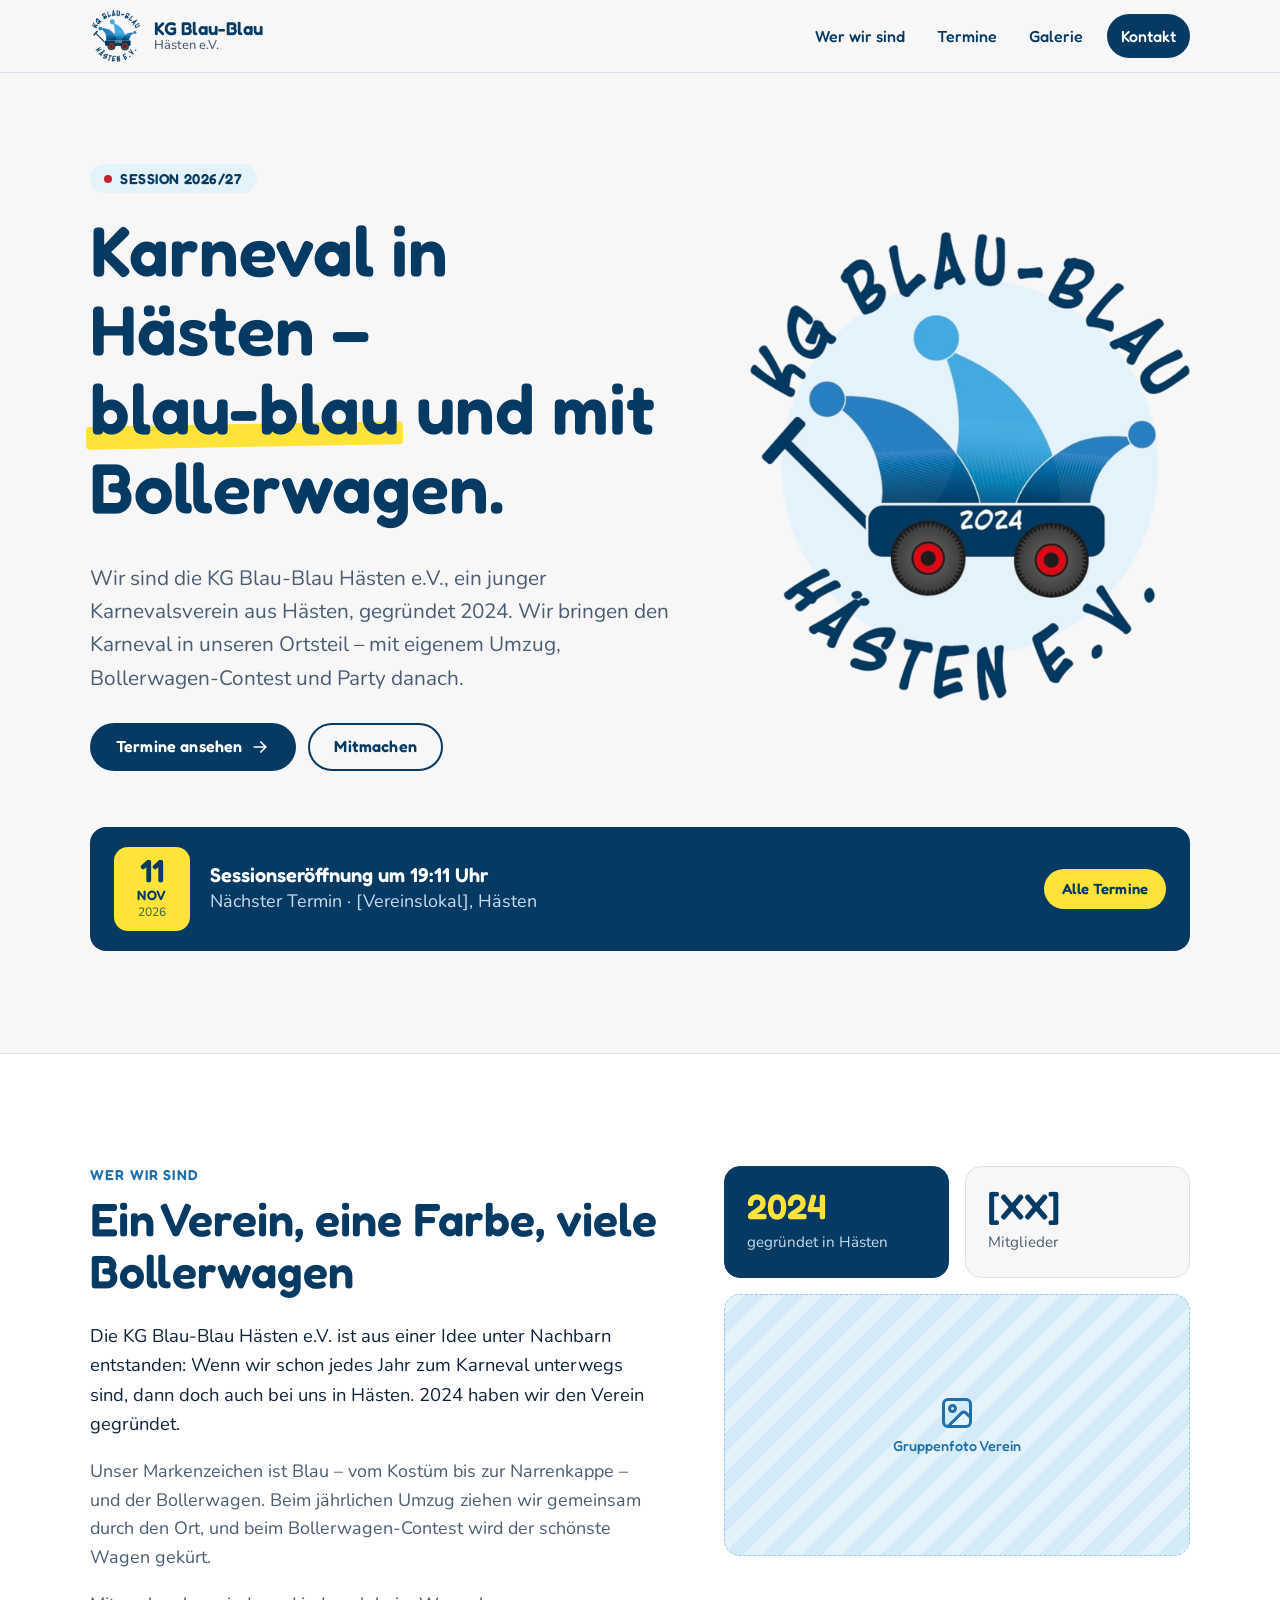
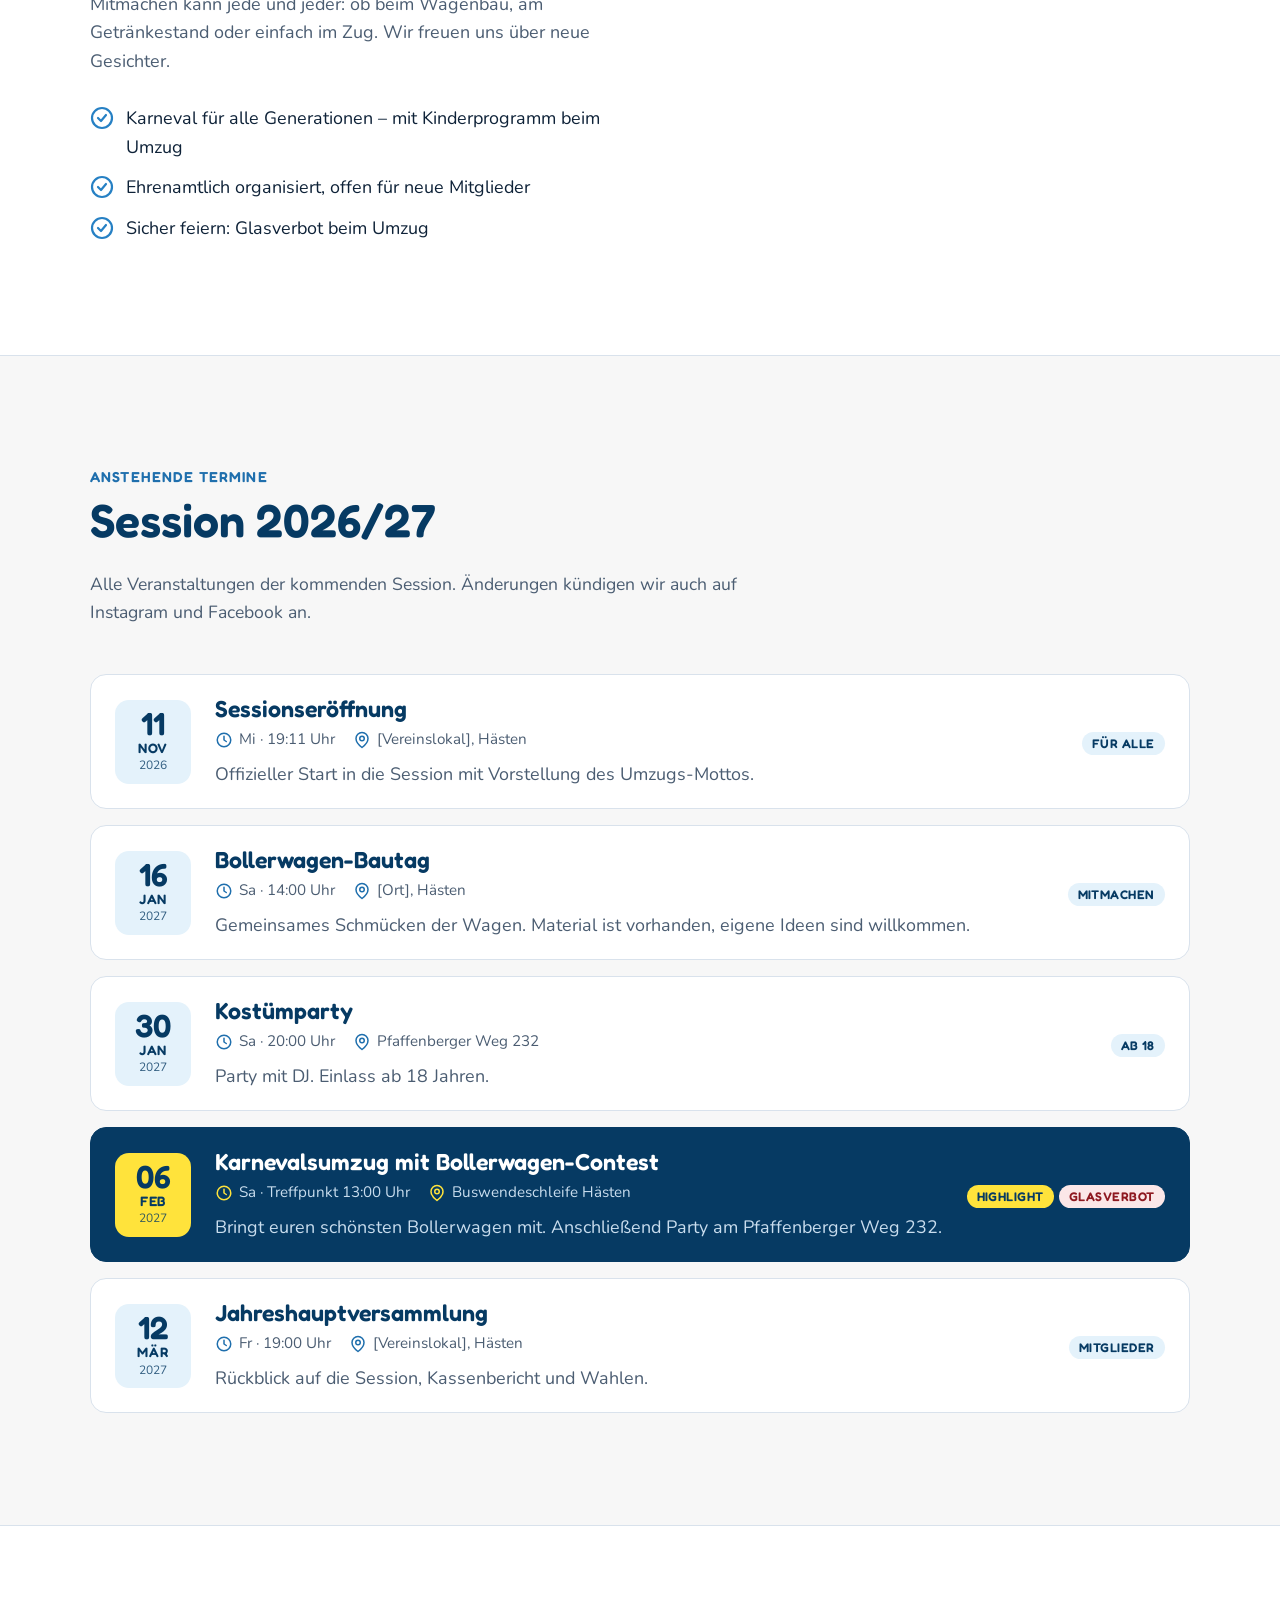
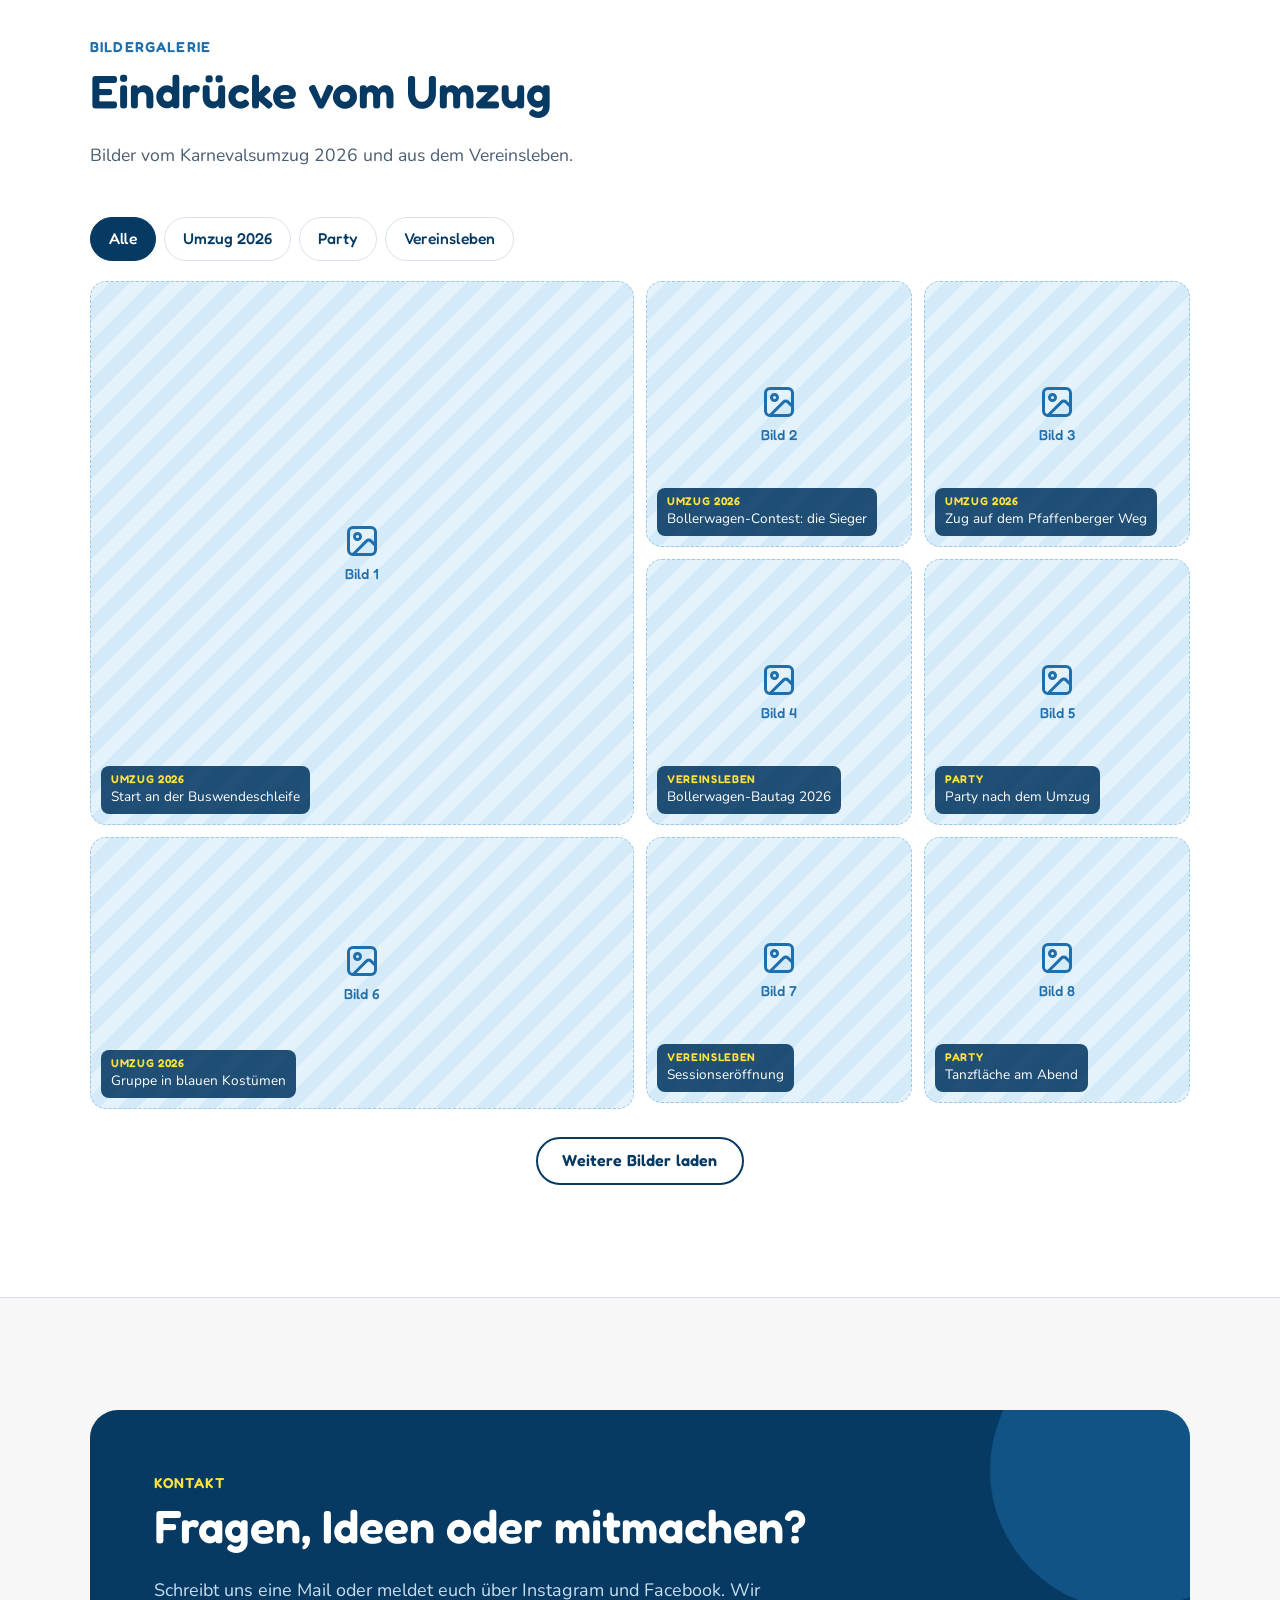
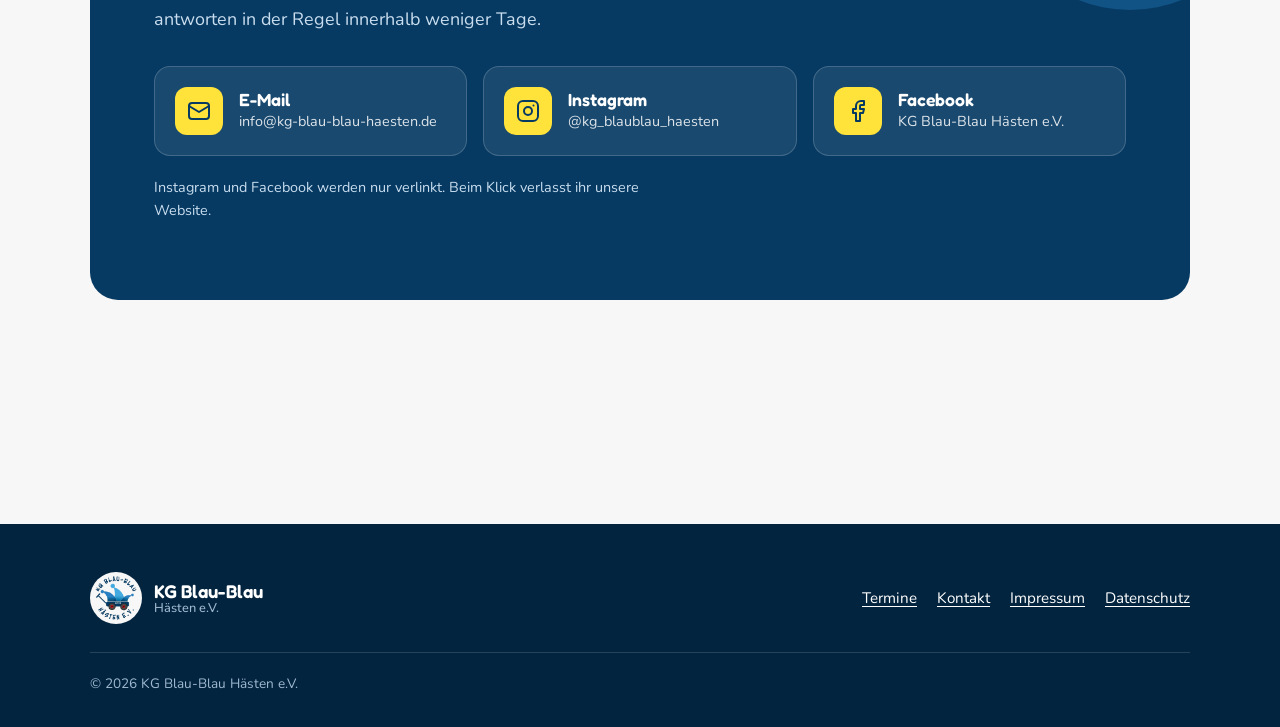
<file: index.html>
<!doctype html>
<html lang="de">
<head>
<meta charset="utf-8">
<meta name="viewport" content="width=device-width, initial-scale=1">
<title>KG Blau-Blau Hästen e.V. – Karneval in Hästen</title>
<meta name="description" content="KG Blau-Blau Hästen e.V. – Karnevalsverein aus Hästen. Termine, Bilder und Kontakt.">
<meta name="theme-color" content="#063A63">
<link rel="icon" href="assets/img/logo.png">
<link rel="preload" href="assets/fonts/fredoka.woff2" as="font" type="font/woff2" crossorigin>
<link rel="stylesheet" href="css/style.css">
</head>
<body>
<svg xmlns="http://www.w3.org/2000/svg" style="display:none" aria-hidden="true">
  <symbol id="i-cal" viewBox="0 0 24 24" fill="none" stroke="currentColor" stroke-width="2" stroke-linecap="round" stroke-linejoin="round"><rect x="3" y="4" width="18" height="18" rx="3"/><path d="M16 2v4M8 2v4M3 10h18"/></symbol>
  <symbol id="i-clock" viewBox="0 0 24 24" fill="none" stroke="currentColor" stroke-width="2" stroke-linecap="round" stroke-linejoin="round"><circle cx="12" cy="12" r="9"/><path d="M12 7v5l3 2"/></symbol>
  <symbol id="i-pin" viewBox="0 0 24 24" fill="none" stroke="currentColor" stroke-width="2" stroke-linecap="round" stroke-linejoin="round"><path d="M20 10c0 6-8 12-8 12s-8-6-8-12a8 8 0 0 1 16 0Z"/><circle cx="12" cy="10" r="3"/></symbol>
  <symbol id="i-mail" viewBox="0 0 24 24" fill="none" stroke="currentColor" stroke-width="2" stroke-linecap="round" stroke-linejoin="round"><rect x="2" y="4" width="20" height="16" rx="3"/><path d="m22 7-10 6L2 7"/></symbol>
  <symbol id="i-insta" viewBox="0 0 24 24" fill="none" stroke="currentColor" stroke-width="2" stroke-linecap="round" stroke-linejoin="round"><rect x="2" y="2" width="20" height="20" rx="5"/><circle cx="12" cy="12" r="4"/><path d="M17.5 6.5h.01"/></symbol>
  <symbol id="i-fb" viewBox="0 0 24 24" fill="none" stroke="currentColor" stroke-width="2" stroke-linecap="round" stroke-linejoin="round"><path d="M18 2h-3a5 5 0 0 0-5 5v3H7v4h3v8h4v-8h3l1-4h-4V7a1 1 0 0 1 1-1h3z"/></symbol>
  <symbol id="i-image" viewBox="0 0 24 24" fill="none" stroke="currentColor" stroke-width="2" stroke-linecap="round" stroke-linejoin="round"><rect x="3" y="3" width="18" height="18" rx="3"/><circle cx="9" cy="9" r="2"/><path d="m21 15-3.1-3.1a2 2 0 0 0-2.8 0L6 21"/></symbol>
  <symbol id="i-check" viewBox="0 0 24 24" fill="none" stroke="currentColor" stroke-width="2.2" stroke-linecap="round" stroke-linejoin="round"><circle cx="12" cy="12" r="10"/><path d="m8 12 3 3 5-6"/></symbol>
  <symbol id="i-menu" viewBox="0 0 24 24" fill="none" stroke="currentColor" stroke-width="2" stroke-linecap="round"><path d="M4 6h16M4 12h16M4 18h16"/></symbol>
  <symbol id="i-x" viewBox="0 0 24 24" fill="none" stroke="currentColor" stroke-width="2" stroke-linecap="round"><path d="M18 6 6 18M6 6l12 12"/></symbol>
  <symbol id="i-arrow" viewBox="0 0 24 24" fill="none" stroke="currentColor" stroke-width="2" stroke-linecap="round" stroke-linejoin="round"><path d="M5 12h14M13 6l6 6-6 6"/></symbol>
  <symbol id="i-upload" viewBox="0 0 24 24" fill="none" stroke="currentColor" stroke-width="2" stroke-linecap="round" stroke-linejoin="round"><path d="M21 15v4a2 2 0 0 1-2 2H5a2 2 0 0 1-2-2v-4M17 8l-5-5-5 5M12 3v12"/></symbol>
  <symbol id="i-trash" viewBox="0 0 24 24" fill="none" stroke="currentColor" stroke-width="2" stroke-linecap="round" stroke-linejoin="round"><path d="M3 6h18M8 6V4a2 2 0 0 1 2-2h4a2 2 0 0 1 2 2v2M19 6l-1 14a2 2 0 0 1-2 2H8a2 2 0 0 1-2-2L5 6M10 11v6M14 11v6"/></symbol>
  <symbol id="i-edit" viewBox="0 0 24 24" fill="none" stroke="currentColor" stroke-width="2" stroke-linecap="round" stroke-linejoin="round"><path d="M12 20h9"/><path d="M16.5 3.5a2.1 2.1 0 0 1 3 3L7 19l-4 1 1-4Z"/></symbol>
  <symbol id="i-logout" viewBox="0 0 24 24" fill="none" stroke="currentColor" stroke-width="2" stroke-linecap="round" stroke-linejoin="round"><path d="M9 21H5a2 2 0 0 1-2-2V5a2 2 0 0 1 2-2h4M16 17l5-5-5-5M21 12H9"/></symbol>
  <symbol id="i-text" viewBox="0 0 24 24" fill="none" stroke="currentColor" stroke-width="2" stroke-linecap="round" stroke-linejoin="round"><path d="M14 2H6a2 2 0 0 0-2 2v16a2 2 0 0 0 2 2h12a2 2 0 0 0 2-2V8z"/><path d="M14 2v6h6M8 13h8M8 17h5"/></symbol>
  <symbol id="i-alert" viewBox="0 0 24 24" fill="none" stroke="currentColor" stroke-width="2" stroke-linecap="round" stroke-linejoin="round"><circle cx="12" cy="12" r="10"/><path d="M12 8v4M12 16h.01"/></symbol>
  <symbol id="i-plus" viewBox="0 0 24 24" fill="none" stroke="currentColor" stroke-width="2" stroke-linecap="round"><path d="M12 5v14M5 12h14"/></symbol>
  <symbol id="i-ext" viewBox="0 0 24 24" fill="none" stroke="currentColor" stroke-width="2" stroke-linecap="round" stroke-linejoin="round"><path d="M15 3h6v6M10 14 21 3M18 13v6a2 2 0 0 1-2 2H5a2 2 0 0 1-2-2V8a2 2 0 0 1 2-2h6"/></symbol>
</svg>
<a class="skip-link" href="#inhalt">Zum Inhalt springen</a>

<header class="site-header">
  <div class="container">
    <a class="brand" href="#top" aria-label="KG Blau-Blau Hästen e.V. – Startseite">
      <img src="assets/img/logo.png" alt="" width="52" height="52">
      <span>KG Blau-Blau<small>Hästen e.V.</small></span>
    </a>
    <button class="nav-toggle" type="button" aria-expanded="false" aria-controls="main-nav" aria-label="Menü öffnen">
      <svg class="icon-open"><use href="#i-menu"/></svg>
      <svg class="icon-close"><use href="#i-x"/></svg>
    </button>
    <nav class="main-nav" id="main-nav" aria-label="Hauptnavigation">
      <ul>
        <li><a href="#wer-wir-sind">Wer wir sind</a></li>
        <li><a href="#termine">Termine</a></li>
        <li><a href="#galerie">Galerie</a></li>
        <li><a class="nav-cta" href="#kontakt">Kontakt</a></li>
      </ul>
    </nav>
  </div>
</header>

<main id="inhalt">

  <!-- Hero -->
  <section class="hero" id="top">
    <div class="container">
      <div class="hero-grid">
        <div>
          <span class="eyebrow">Session 2026/27</span>
          <h1>Karneval in Hästen – <span class="hl">blau-blau</span> und mit Bollerwagen.</h1>
          <p class="lead">Wir sind die KG Blau-Blau Hästen e.V., ein junger Karnevalsverein aus Hästen, gegründet 2024. Wir bringen den Karneval in unseren Ortsteil – mit eigenem Umzug, Bollerwagen-Contest und Party danach.</p>
          <div class="hero-actions">
            <a class="btn btn-primary" href="#termine">Termine ansehen <svg aria-hidden="true"><use href="#i-arrow"/></svg></a>
            <a class="btn btn-outline" href="#kontakt">Mitmachen</a>
          </div>
        </div>
        <div class="hero-visual">
          <img src="assets/img/logo.png" alt="Vereinslogo: Narrenkappe auf einem Bollerwagen, Schriftzug KG Blau-Blau Hästen e.V." width="562" height="600">
        </div>
      </div>

      <div class="hero-next" aria-label="Nächster Termin">
        <div class="date-badge"><span class="d">11</span><span class="m">Nov</span><span class="y">2026</span></div>
        <div>
          <strong>Sessionseröffnung um 19:11 Uhr</strong>
          <span class="next-meta">Nächster Termin · [Vereinslokal], Hästen</span>
        </div>
        <a class="btn btn-accent btn-sm" href="#termine">Alle Termine</a>
      </div>
    </div>
  </section>

  <!-- Wer wir sind -->
  <section class="section section-tint" id="wer-wir-sind">
    <div class="container about-grid">
      <div class="about-text">
        <span class="kicker">Wer wir sind</span>
        <h2>Ein Verein, eine Farbe, viele Bollerwagen</h2>
        <p>Die KG Blau-Blau Hästen e.V. ist aus einer Idee unter Nachbarn entstanden: Wenn wir schon jedes Jahr zum Karneval unterwegs sind, dann doch auch bei uns in Hästen. 2024 haben wir den Verein gegründet.</p>
        <p>Unser Markenzeichen ist Blau – vom Kostüm bis zur Narrenkappe – und der Bollerwagen. Beim jährlichen Umzug ziehen wir gemeinsam durch den Ort, und beim Bollerwagen-Contest wird der schönste Wagen gekürt.</p>
        <p>Mitmachen kann jede und jeder: ob beim Wagenbau, am Getränkestand oder einfach im Zug. Wir freuen uns über neue Gesichter.</p>
        <ul class="values">
          <li><svg aria-hidden="true"><use href="#i-check"/></svg><span>Karneval für alle Generationen – mit Kinderprogramm beim Umzug</span></li>
          <li><svg aria-hidden="true"><use href="#i-check"/></svg><span>Ehrenamtlich organisiert, offen für neue Mitglieder</span></li>
          <li><svg aria-hidden="true"><use href="#i-check"/></svg><span>Sicher feiern: Glasverbot beim Umzug</span></li>
        </ul>
      </div>
      <div class="facts">
        <div class="fact is-accent"><div class="num">2024</div><div class="lbl">gegründet in Hästen</div></div>
        <div class="fact"><div class="num">[XX]</div><div class="lbl">Mitglieder</div></div>
        <figure class="tile" style="grid-column: 1 / -1; aspect-ratio: 16/9;">
          <div class="ph" role="img" aria-label="Mitglieder der KG Blau-Blau in blauen Kostümen beim Umzug 2026"><svg aria-hidden="true"><use href="#i-image"/></svg>Gruppenfoto Verein</div>
        </figure>
      </div>
    </div>
  </section>

  <!-- Termine -->
  <section class="section" id="termine">
    <div class="container">
      <div class="section-head">
        <span class="kicker">Anstehende Termine</span>
        <h2>Session 2026/27</h2>
        <p>Alle Veranstaltungen der kommenden Session. Änderungen kündigen wir auch auf Instagram und Facebook an.</p>
      </div>
      <ol class="events">
        <li class="event">
          <div class="date-badge"><span class="d">11</span><span class="m">Nov</span><span class="y">2026</span></div>
          <div>
            <h3>Sessionseröffnung</h3>
            <div class="event-meta">
              <span><svg aria-hidden="true"><use href="#i-clock"/></svg>Mi · 19:11 Uhr</span>
              <span><svg aria-hidden="true"><use href="#i-pin"/></svg>[Vereinslokal], Hästen</span>
            </div>
            <p>Offizieller Start in die Session mit Vorstellung des Umzugs-Mottos.</p>
          </div>
          <div class="event-cta"><span class="tag tag-sky">Für alle</span></div>
        </li>
        <li class="event">
          <div class="date-badge"><span class="d">16</span><span class="m">Jan</span><span class="y">2027</span></div>
          <div>
            <h3>Bollerwagen-Bautag</h3>
            <div class="event-meta">
              <span><svg aria-hidden="true"><use href="#i-clock"/></svg>Sa · 14:00 Uhr</span>
              <span><svg aria-hidden="true"><use href="#i-pin"/></svg>[Ort], Hästen</span>
            </div>
            <p>Gemeinsames Schmücken der Wagen. Material ist vorhanden, eigene Ideen sind willkommen.</p>
          </div>
          <div class="event-cta"><span class="tag tag-sky">Mitmachen</span></div>
        </li>
        <li class="event">
          <div class="date-badge"><span class="d">30</span><span class="m">Jan</span><span class="y">2027</span></div>
          <div>
            <h3>Kostümparty</h3>
            <div class="event-meta">
              <span><svg aria-hidden="true"><use href="#i-clock"/></svg>Sa · 20:00 Uhr</span>
              <span><svg aria-hidden="true"><use href="#i-pin"/></svg>Pfaffenberger Weg 232</span>
            </div>
            <p>Party mit DJ. Einlass ab 18 Jahren.</p>
          </div>
          <div class="event-cta"><span class="tag tag-sky">Ab 18</span></div>
        </li>
        <li class="event is-highlight">
          <div class="date-badge"><span class="d">06</span><span class="m">Feb</span><span class="y">2027</span></div>
          <div>
            <h3>Karnevalsumzug mit Bollerwagen-Contest</h3>
            <div class="event-meta">
              <span><svg aria-hidden="true"><use href="#i-clock"/></svg>Sa · Treffpunkt 13:00 Uhr</span>
              <span><svg aria-hidden="true"><use href="#i-pin"/></svg>Buswendeschleife Hästen</span>
            </div>
            <p>Bringt euren schönsten Bollerwagen mit. Anschließend Party am Pfaffenberger Weg 232.</p>
          </div>
          <div class="event-cta"><span class="tag tag-yellow">Highlight</span> <span class="tag tag-red">Glasverbot</span></div>
        </li>
        <li class="event">
          <div class="date-badge"><span class="d">12</span><span class="m">Mär</span><span class="y">2027</span></div>
          <div>
            <h3>Jahreshauptversammlung</h3>
            <div class="event-meta">
              <span><svg aria-hidden="true"><use href="#i-clock"/></svg>Fr · 19:00 Uhr</span>
              <span><svg aria-hidden="true"><use href="#i-pin"/></svg>[Vereinslokal], Hästen</span>
            </div>
            <p>Rückblick auf die Session, Kassenbericht und Wahlen.</p>
          </div>
          <div class="event-cta"><span class="tag tag-sky">Mitglieder</span></div>
        </li>
      </ol>
    </div>
  </section>

  <!-- Galerie -->
  <section class="section section-tint" id="galerie">
    <div class="container">
      <div class="section-head">
        <span class="kicker">Bildergalerie</span>
        <h2>Eindrücke vom Umzug</h2>
        <p>Bilder vom Karnevalsumzug 2026 und aus dem Vereinsleben.</p>
      </div>
      <div class="filter-chips" role="group" aria-label="Galerie nach Kategorie filtern">
        <button class="chip" type="button" aria-pressed="true" data-filter="*">Alle</button>
        <button class="chip" type="button" aria-pressed="false" data-filter="Umzug 2026">Umzug 2026</button>
        <button class="chip" type="button" aria-pressed="false" data-filter="Party">Party</button>
        <button class="chip" type="button" aria-pressed="false" data-filter="Vereinsleben">Vereinsleben</button>
      </div>
      <div class="gallery">
        <figure class="tile wide tall" data-cat="Umzug 2026"><div class="ph" role="img" aria-label="Start an der Buswendeschleife"><svg aria-hidden="true"><use href="#i-image"/></svg>Bild 1</div><figcaption><span class="cat">Umzug 2026</span>Start an der Buswendeschleife</figcaption></figure>
        <figure class="tile" data-cat="Umzug 2026"><div class="ph" role="img" aria-label="Bollerwagen-Contest: die Sieger"><svg aria-hidden="true"><use href="#i-image"/></svg>Bild 2</div><figcaption><span class="cat">Umzug 2026</span>Bollerwagen-Contest: die Sieger</figcaption></figure>
        <figure class="tile" data-cat="Umzug 2026"><div class="ph" role="img" aria-label="Zug auf dem Pfaffenberger Weg"><svg aria-hidden="true"><use href="#i-image"/></svg>Bild 3</div><figcaption><span class="cat">Umzug 2026</span>Zug auf dem Pfaffenberger Weg</figcaption></figure>
        <figure class="tile" data-cat="Vereinsleben"><div class="ph" role="img" aria-label="Bollerwagen-Bautag 2026"><svg aria-hidden="true"><use href="#i-image"/></svg>Bild 4</div><figcaption><span class="cat">Vereinsleben</span>Bollerwagen-Bautag 2026</figcaption></figure>
        <figure class="tile" data-cat="Party"><div class="ph" role="img" aria-label="Party nach dem Umzug"><svg aria-hidden="true"><use href="#i-image"/></svg>Bild 5</div><figcaption><span class="cat">Party</span>Party nach dem Umzug</figcaption></figure>
        <figure class="tile wide" data-cat="Umzug 2026"><div class="ph" role="img" aria-label="Gruppe in blauen Kostümen"><svg aria-hidden="true"><use href="#i-image"/></svg>Bild 6</div><figcaption><span class="cat">Umzug 2026</span>Gruppe in blauen Kostümen</figcaption></figure>
        <figure class="tile" data-cat="Vereinsleben"><div class="ph" role="img" aria-label="Sessionseröffnung"><svg aria-hidden="true"><use href="#i-image"/></svg>Bild 7</div><figcaption><span class="cat">Vereinsleben</span>Sessionseröffnung</figcaption></figure>
        <figure class="tile" data-cat="Party"><div class="ph" role="img" aria-label="Tanzfläche am Abend"><svg aria-hidden="true"><use href="#i-image"/></svg>Bild 8</div><figcaption><span class="cat">Party</span>Tanzfläche am Abend</figcaption></figure>
      </div>
      <div class="gallery-foot"><a class="btn btn-outline" href="#galerie">Weitere Bilder laden</a></div>
    </div>
  </section>

  <!-- Kontakt -->
  <section class="section" id="kontakt">
    <div class="container">
      <div class="contact-band">
        <span class="kicker">Kontakt</span>
        <h2>Fragen, Ideen oder mitmachen?</h2>
        <p>Schreibt uns eine Mail oder meldet euch über Instagram und Facebook. Wir antworten in der Regel innerhalb weniger Tage.</p>
        <div class="contact-grid">
          <a class="contact-card" href="mailto:info@kg-blau-blau-haesten.de">
            <span class="ci"><svg aria-hidden="true"><use href="#i-mail"/></svg></span>
            <span><strong>E-Mail</strong><small>info@kg-blau-blau-haesten.de</small></span>
          </a>
          <a class="contact-card" href="https://www.instagram.com/" target="_blank" rel="noopener noreferrer">
            <span class="ci"><svg aria-hidden="true"><use href="#i-insta"/></svg></span>
            <span><strong>Instagram</strong><small>@kg_blaublau_haesten</small></span>
          </a>
          <a class="contact-card" href="https://www.facebook.com/" target="_blank" rel="noopener noreferrer">
            <span class="ci"><svg aria-hidden="true"><use href="#i-fb"/></svg></span>
            <span><strong>Facebook</strong><small>KG Blau-Blau Hästen e.V.</small></span>
          </a>
        </div>
        <p class="contact-note">Instagram und Facebook werden nur verlinkt. Beim Klick verlasst ihr unsere Website.</p>
      </div>
    </div>
  </section>

</main>

<footer class="site-footer">
  <div class="container">
    <div class="footer-grid">
      <a class="brand" href="#top">
        <img src="assets/img/logo.png" alt="" width="52" height="52">
        <span>KG Blau-Blau<small>Hästen e.V.</small></span>
      </a>
      <ul class="footer-links">
        <li><a href="#termine">Termine</a></li>
        <li><a href="#kontakt">Kontakt</a></li>
        <li><a href="impressum.html">Impressum</a></li>
        <li><a href="impressum.html#datenschutz">Datenschutz</a></li>
      </ul>
    </div>
    <div class="footer-bottom">
      <span>© <span data-year>2026</span> KG Blau-Blau Hästen e.V.</span>
    </div>
  </div>
</footer>

<script src="js/main.js"></script>
</body>
</html>
</file>
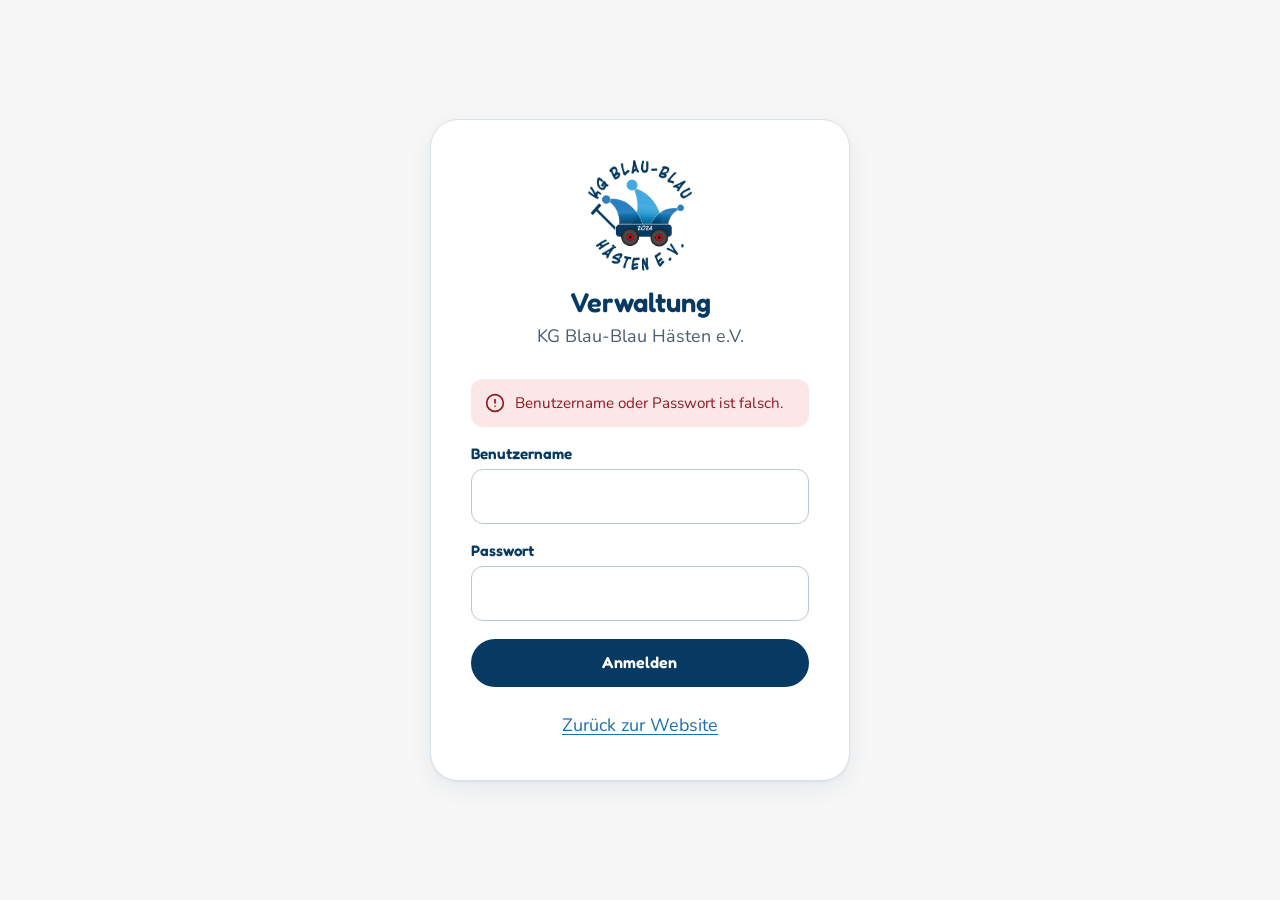
<file: admin-login.html>
<!doctype html>
<html lang="de">
<head>
<meta charset="utf-8">
<meta name="viewport" content="width=device-width, initial-scale=1">
<title>Anmelden – Verwaltung KG Blau-Blau</title>
<meta name="robots" content="noindex, nofollow">
<meta name="theme-color" content="#063A63">
<link rel="icon" href="assets/img/logo.png">
<link rel="stylesheet" href="css/style.css">
</head>
<body class="admin-body">
<svg xmlns="http://www.w3.org/2000/svg" style="display:none" aria-hidden="true">
  <symbol id="i-cal" viewBox="0 0 24 24" fill="none" stroke="currentColor" stroke-width="2" stroke-linecap="round" stroke-linejoin="round"><rect x="3" y="4" width="18" height="18" rx="3"/><path d="M16 2v4M8 2v4M3 10h18"/></symbol>
  <symbol id="i-clock" viewBox="0 0 24 24" fill="none" stroke="currentColor" stroke-width="2" stroke-linecap="round" stroke-linejoin="round"><circle cx="12" cy="12" r="9"/><path d="M12 7v5l3 2"/></symbol>
  <symbol id="i-pin" viewBox="0 0 24 24" fill="none" stroke="currentColor" stroke-width="2" stroke-linecap="round" stroke-linejoin="round"><path d="M20 10c0 6-8 12-8 12s-8-6-8-12a8 8 0 0 1 16 0Z"/><circle cx="12" cy="10" r="3"/></symbol>
  <symbol id="i-mail" viewBox="0 0 24 24" fill="none" stroke="currentColor" stroke-width="2" stroke-linecap="round" stroke-linejoin="round"><rect x="2" y="4" width="20" height="16" rx="3"/><path d="m22 7-10 6L2 7"/></symbol>
  <symbol id="i-insta" viewBox="0 0 24 24" fill="none" stroke="currentColor" stroke-width="2" stroke-linecap="round" stroke-linejoin="round"><rect x="2" y="2" width="20" height="20" rx="5"/><circle cx="12" cy="12" r="4"/><path d="M17.5 6.5h.01"/></symbol>
  <symbol id="i-fb" viewBox="0 0 24 24" fill="none" stroke="currentColor" stroke-width="2" stroke-linecap="round" stroke-linejoin="round"><path d="M18 2h-3a5 5 0 0 0-5 5v3H7v4h3v8h4v-8h3l1-4h-4V7a1 1 0 0 1 1-1h3z"/></symbol>
  <symbol id="i-image" viewBox="0 0 24 24" fill="none" stroke="currentColor" stroke-width="2" stroke-linecap="round" stroke-linejoin="round"><rect x="3" y="3" width="18" height="18" rx="3"/><circle cx="9" cy="9" r="2"/><path d="m21 15-3.1-3.1a2 2 0 0 0-2.8 0L6 21"/></symbol>
  <symbol id="i-check" viewBox="0 0 24 24" fill="none" stroke="currentColor" stroke-width="2.2" stroke-linecap="round" stroke-linejoin="round"><circle cx="12" cy="12" r="10"/><path d="m8 12 3 3 5-6"/></symbol>
  <symbol id="i-menu" viewBox="0 0 24 24" fill="none" stroke="currentColor" stroke-width="2" stroke-linecap="round"><path d="M4 6h16M4 12h16M4 18h16"/></symbol>
  <symbol id="i-x" viewBox="0 0 24 24" fill="none" stroke="currentColor" stroke-width="2" stroke-linecap="round"><path d="M18 6 6 18M6 6l12 12"/></symbol>
  <symbol id="i-arrow" viewBox="0 0 24 24" fill="none" stroke="currentColor" stroke-width="2" stroke-linecap="round" stroke-linejoin="round"><path d="M5 12h14M13 6l6 6-6 6"/></symbol>
  <symbol id="i-upload" viewBox="0 0 24 24" fill="none" stroke="currentColor" stroke-width="2" stroke-linecap="round" stroke-linejoin="round"><path d="M21 15v4a2 2 0 0 1-2 2H5a2 2 0 0 1-2-2v-4M17 8l-5-5-5 5M12 3v12"/></symbol>
  <symbol id="i-trash" viewBox="0 0 24 24" fill="none" stroke="currentColor" stroke-width="2" stroke-linecap="round" stroke-linejoin="round"><path d="M3 6h18M8 6V4a2 2 0 0 1 2-2h4a2 2 0 0 1 2 2v2M19 6l-1 14a2 2 0 0 1-2 2H8a2 2 0 0 1-2-2L5 6M10 11v6M14 11v6"/></symbol>
  <symbol id="i-edit" viewBox="0 0 24 24" fill="none" stroke="currentColor" stroke-width="2" stroke-linecap="round" stroke-linejoin="round"><path d="M12 20h9"/><path d="M16.5 3.5a2.1 2.1 0 0 1 3 3L7 19l-4 1 1-4Z"/></symbol>
  <symbol id="i-logout" viewBox="0 0 24 24" fill="none" stroke="currentColor" stroke-width="2" stroke-linecap="round" stroke-linejoin="round"><path d="M9 21H5a2 2 0 0 1-2-2V5a2 2 0 0 1 2-2h4M16 17l5-5-5-5M21 12H9"/></symbol>
  <symbol id="i-text" viewBox="0 0 24 24" fill="none" stroke="currentColor" stroke-width="2" stroke-linecap="round" stroke-linejoin="round"><path d="M14 2H6a2 2 0 0 0-2 2v16a2 2 0 0 0 2 2h12a2 2 0 0 0 2-2V8z"/><path d="M14 2v6h6M8 13h8M8 17h5"/></symbol>
  <symbol id="i-alert" viewBox="0 0 24 24" fill="none" stroke="currentColor" stroke-width="2" stroke-linecap="round" stroke-linejoin="round"><circle cx="12" cy="12" r="10"/><path d="M12 8v4M12 16h.01"/></symbol>
  <symbol id="i-plus" viewBox="0 0 24 24" fill="none" stroke="currentColor" stroke-width="2" stroke-linecap="round"><path d="M12 5v14M5 12h14"/></symbol>
  <symbol id="i-ext" viewBox="0 0 24 24" fill="none" stroke="currentColor" stroke-width="2" stroke-linecap="round" stroke-linejoin="round"><path d="M15 3h6v6M10 14 21 3M18 13v6a2 2 0 0 1-2 2H5a2 2 0 0 1-2-2V8a2 2 0 0 1 2-2h6"/></symbol>
</svg>
<main class="login-wrap">
  <div class="login-card">
    <img class="logo" src="assets/img/logo.png" alt="Logo KG Blau-Blau Hästen e.V." width="104" height="111">
    <h1>Verwaltung</h1>
    <p class="sub">KG Blau-Blau Hästen e.V.</p>

    <!-- Fehlermeldung: in Thymeleaf per th:if="${param.error}" einblenden -->
    <div class="alert alert-error" role="alert">
      <svg aria-hidden="true"><use href="#i-alert"/></svg>
      <span>Benutzername oder Passwort ist falsch.</span>
    </div>

    <form action="admin.html" method="get">
      <div class="field">
        <label for="username">Benutzername</label>
        <input class="input" id="username" name="username" type="text" autocomplete="username" required>
      </div>
      <div class="field">
        <label for="password">Passwort</label>
        <input class="input" id="password" name="password" type="password" autocomplete="current-password" required>
      </div>
      <button class="btn btn-primary" type="submit" style="width:100%">Anmelden</button>
    </form>
    <p style="text-align:center;margin:24px 0 0"><a href="index.html">Zurück zur Website</a></p>
  </div>
</main>
</body>
</html>
</file>
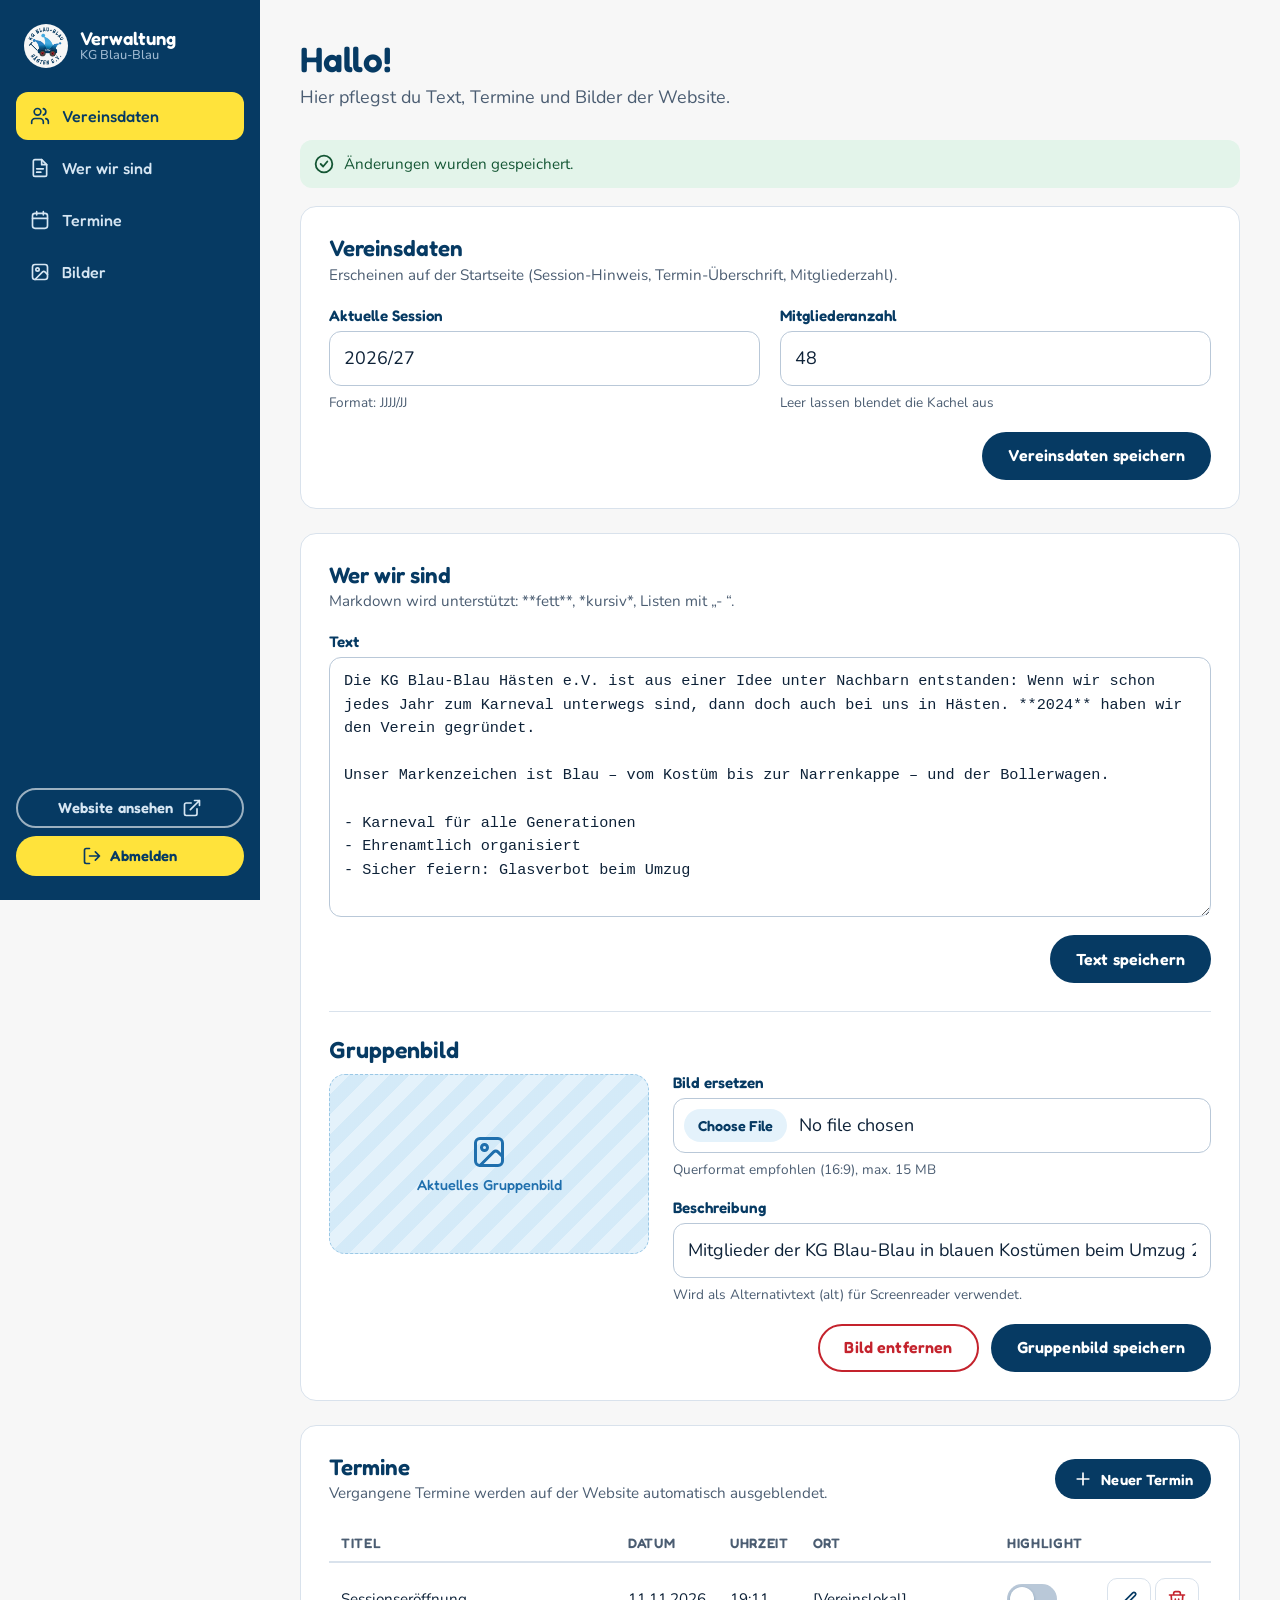
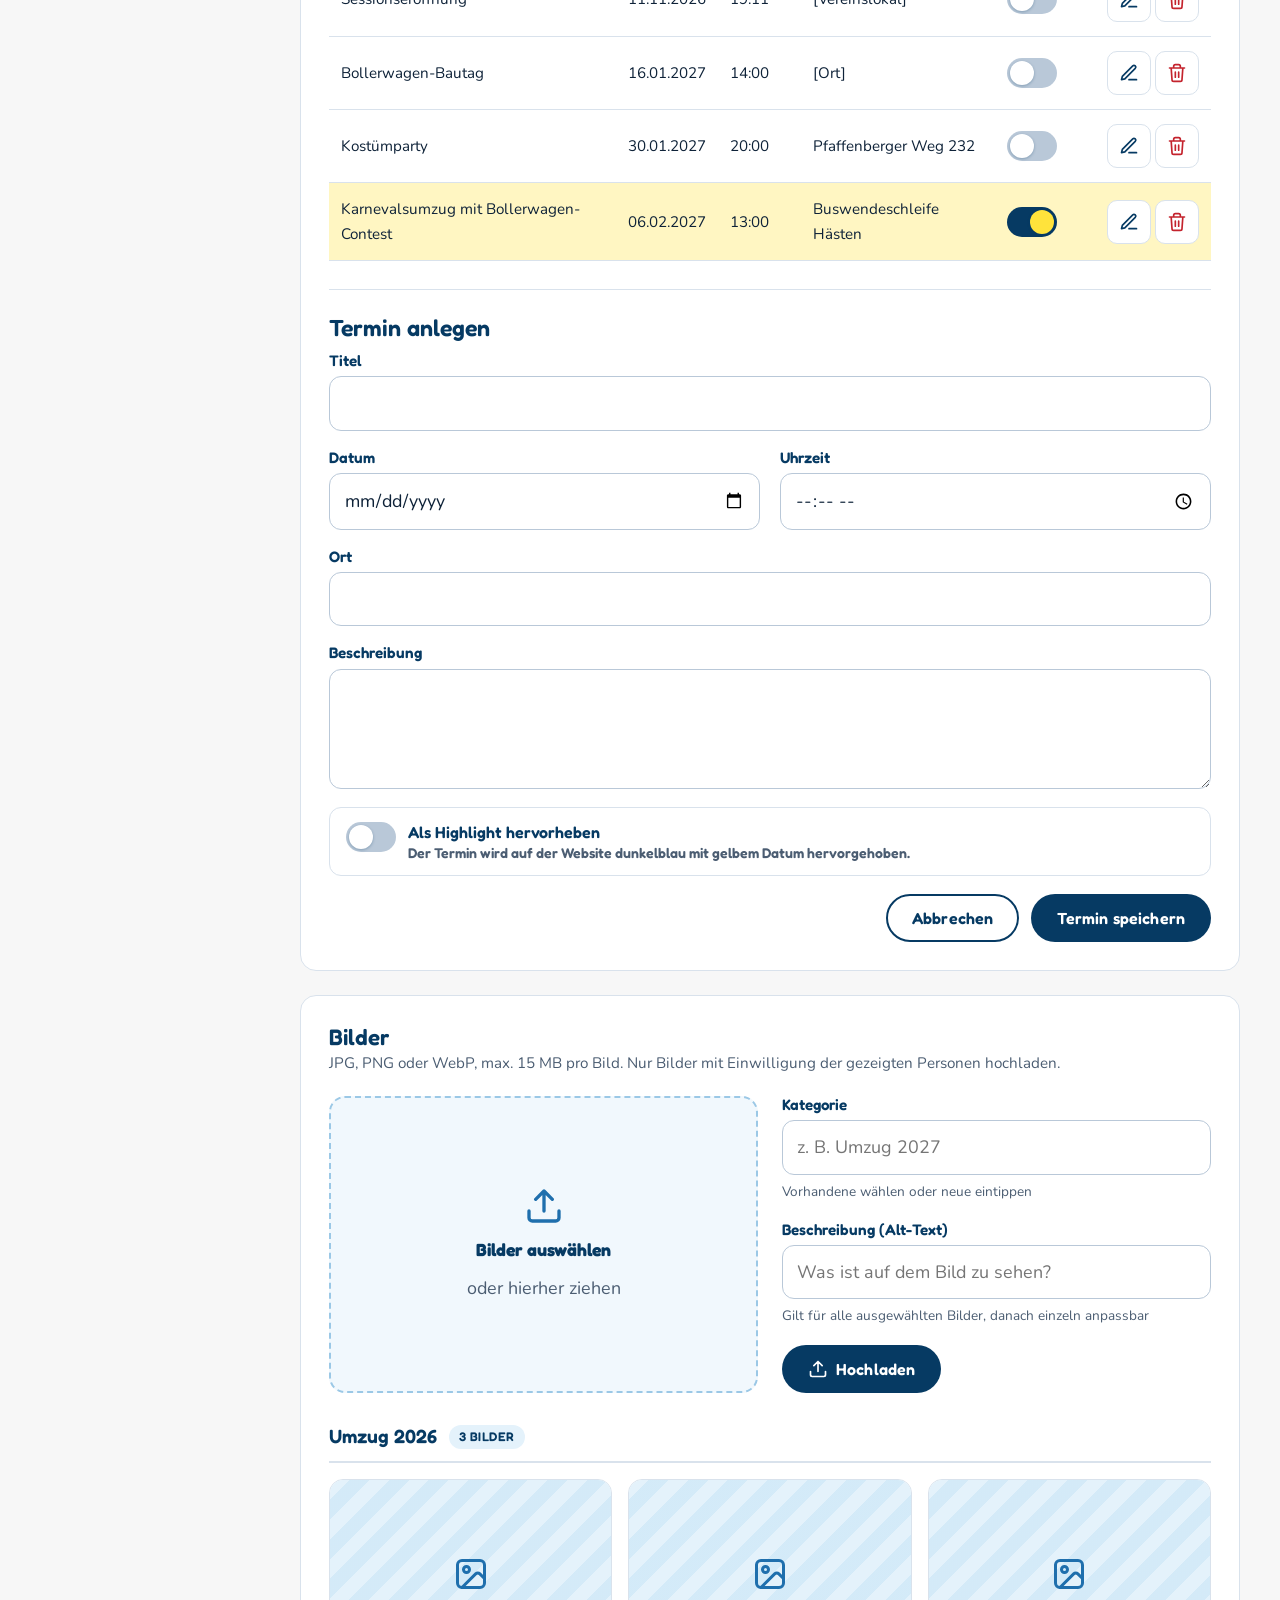
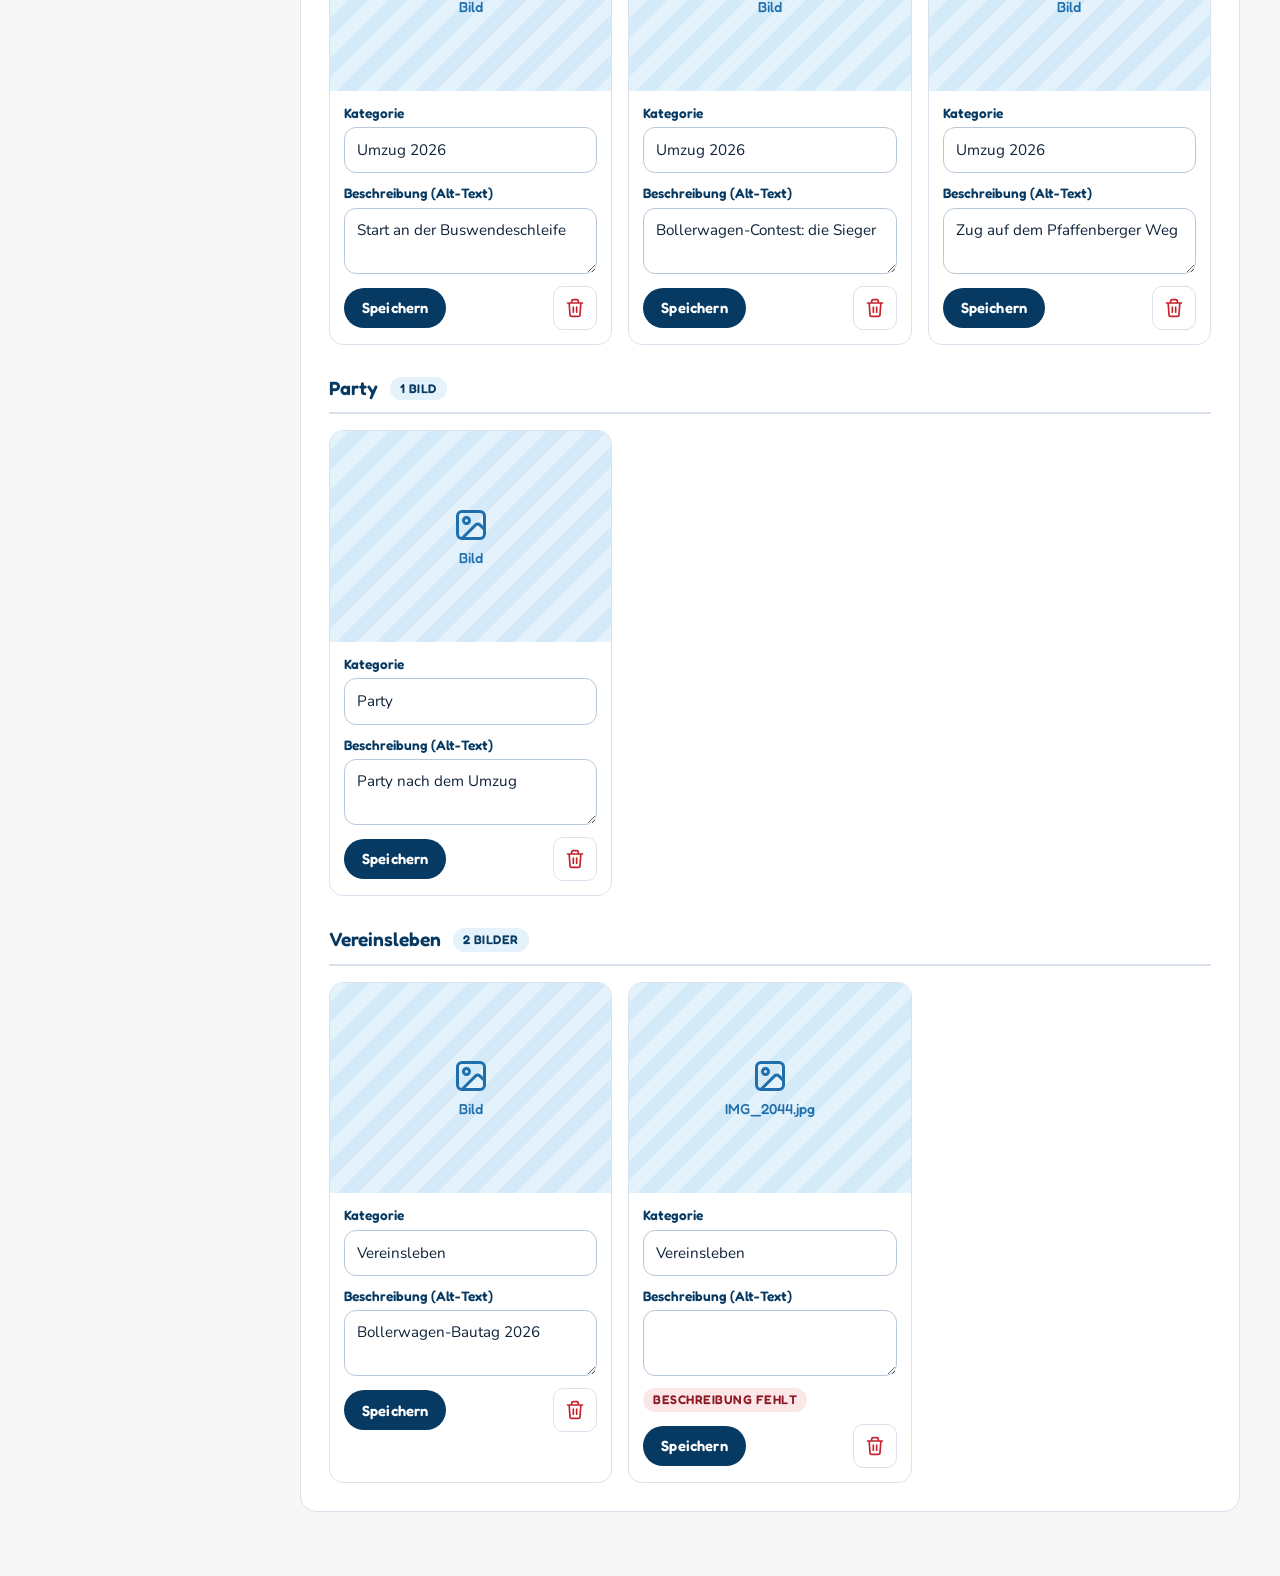
<file: admin.html>
<!doctype html>
<html lang="de">
<head>
<meta charset="utf-8">
<meta name="viewport" content="width=device-width, initial-scale=1">
<title>Verwaltung – KG Blau-Blau Hästen e.V.</title>
<meta name="robots" content="noindex, nofollow">
<meta name="theme-color" content="#063A63">
<link rel="icon" href="assets/img/logo.png">
<link rel="stylesheet" href="css/style.css">
</head>
<body class="admin-body">
<svg xmlns="http://www.w3.org/2000/svg" style="display:none" aria-hidden="true">
  <symbol id="i-cal" viewBox="0 0 24 24" fill="none" stroke="currentColor" stroke-width="2" stroke-linecap="round" stroke-linejoin="round"><rect x="3" y="4" width="18" height="18" rx="3"/><path d="M16 2v4M8 2v4M3 10h18"/></symbol>
  <symbol id="i-clock" viewBox="0 0 24 24" fill="none" stroke="currentColor" stroke-width="2" stroke-linecap="round" stroke-linejoin="round"><circle cx="12" cy="12" r="9"/><path d="M12 7v5l3 2"/></symbol>
  <symbol id="i-pin" viewBox="0 0 24 24" fill="none" stroke="currentColor" stroke-width="2" stroke-linecap="round" stroke-linejoin="round"><path d="M20 10c0 6-8 12-8 12s-8-6-8-12a8 8 0 0 1 16 0Z"/><circle cx="12" cy="10" r="3"/></symbol>
  <symbol id="i-mail" viewBox="0 0 24 24" fill="none" stroke="currentColor" stroke-width="2" stroke-linecap="round" stroke-linejoin="round"><rect x="2" y="4" width="20" height="16" rx="3"/><path d="m22 7-10 6L2 7"/></symbol>
  <symbol id="i-insta" viewBox="0 0 24 24" fill="none" stroke="currentColor" stroke-width="2" stroke-linecap="round" stroke-linejoin="round"><rect x="2" y="2" width="20" height="20" rx="5"/><circle cx="12" cy="12" r="4"/><path d="M17.5 6.5h.01"/></symbol>
  <symbol id="i-fb" viewBox="0 0 24 24" fill="none" stroke="currentColor" stroke-width="2" stroke-linecap="round" stroke-linejoin="round"><path d="M18 2h-3a5 5 0 0 0-5 5v3H7v4h3v8h4v-8h3l1-4h-4V7a1 1 0 0 1 1-1h3z"/></symbol>
  <symbol id="i-image" viewBox="0 0 24 24" fill="none" stroke="currentColor" stroke-width="2" stroke-linecap="round" stroke-linejoin="round"><rect x="3" y="3" width="18" height="18" rx="3"/><circle cx="9" cy="9" r="2"/><path d="m21 15-3.1-3.1a2 2 0 0 0-2.8 0L6 21"/></symbol>
  <symbol id="i-check" viewBox="0 0 24 24" fill="none" stroke="currentColor" stroke-width="2.2" stroke-linecap="round" stroke-linejoin="round"><circle cx="12" cy="12" r="10"/><path d="m8 12 3 3 5-6"/></symbol>
  <symbol id="i-menu" viewBox="0 0 24 24" fill="none" stroke="currentColor" stroke-width="2" stroke-linecap="round"><path d="M4 6h16M4 12h16M4 18h16"/></symbol>
  <symbol id="i-x" viewBox="0 0 24 24" fill="none" stroke="currentColor" stroke-width="2" stroke-linecap="round"><path d="M18 6 6 18M6 6l12 12"/></symbol>
  <symbol id="i-arrow" viewBox="0 0 24 24" fill="none" stroke="currentColor" stroke-width="2" stroke-linecap="round" stroke-linejoin="round"><path d="M5 12h14M13 6l6 6-6 6"/></symbol>
  <symbol id="i-upload" viewBox="0 0 24 24" fill="none" stroke="currentColor" stroke-width="2" stroke-linecap="round" stroke-linejoin="round"><path d="M21 15v4a2 2 0 0 1-2 2H5a2 2 0 0 1-2-2v-4M17 8l-5-5-5 5M12 3v12"/></symbol>
  <symbol id="i-trash" viewBox="0 0 24 24" fill="none" stroke="currentColor" stroke-width="2" stroke-linecap="round" stroke-linejoin="round"><path d="M3 6h18M8 6V4a2 2 0 0 1 2-2h4a2 2 0 0 1 2 2v2M19 6l-1 14a2 2 0 0 1-2 2H8a2 2 0 0 1-2-2L5 6M10 11v6M14 11v6"/></symbol>
  <symbol id="i-edit" viewBox="0 0 24 24" fill="none" stroke="currentColor" stroke-width="2" stroke-linecap="round" stroke-linejoin="round"><path d="M12 20h9"/><path d="M16.5 3.5a2.1 2.1 0 0 1 3 3L7 19l-4 1 1-4Z"/></symbol>
  <symbol id="i-logout" viewBox="0 0 24 24" fill="none" stroke="currentColor" stroke-width="2" stroke-linecap="round" stroke-linejoin="round"><path d="M9 21H5a2 2 0 0 1-2-2V5a2 2 0 0 1 2-2h4M16 17l5-5-5-5M21 12H9"/></symbol>
  <symbol id="i-text" viewBox="0 0 24 24" fill="none" stroke="currentColor" stroke-width="2" stroke-linecap="round" stroke-linejoin="round"><path d="M14 2H6a2 2 0 0 0-2 2v16a2 2 0 0 0 2 2h12a2 2 0 0 0 2-2V8z"/><path d="M14 2v6h6M8 13h8M8 17h5"/></symbol>
  <symbol id="i-alert" viewBox="0 0 24 24" fill="none" stroke="currentColor" stroke-width="2" stroke-linecap="round" stroke-linejoin="round"><circle cx="12" cy="12" r="10"/><path d="M12 8v4M12 16h.01"/></symbol>
  <symbol id="i-plus" viewBox="0 0 24 24" fill="none" stroke="currentColor" stroke-width="2" stroke-linecap="round"><path d="M12 5v14M5 12h14"/></symbol>
  <symbol id="i-ext" viewBox="0 0 24 24" fill="none" stroke="currentColor" stroke-width="2" stroke-linecap="round" stroke-linejoin="round"><path d="M15 3h6v6M10 14 21 3M18 13v6a2 2 0 0 1-2 2H5a2 2 0 0 1-2-2V8a2 2 0 0 1 2-2h6"/></symbol>
  <symbol id="i-users" viewBox="0 0 24 24" fill="none" stroke="currentColor" stroke-width="2" stroke-linecap="round" stroke-linejoin="round"><path d="M16 21v-2a4 4 0 0 0-4-4H6a4 4 0 0 0-4 4v2"/><circle cx="9" cy="7" r="4"/><path d="M22 21v-2a4 4 0 0 0-3-3.87M16 3.13a4 4 0 0 1 0 7.75"/></symbol>
</svg>
<div class="admin-shell">

  <!-- Seitenleiste (Desktop) -->
  <aside class="admin-side">
    <a class="brand" href="admin.html">
      <img src="assets/img/logo.png" alt="" width="44" height="44">
      <span>Verwaltung<small>KG Blau-Blau</small></span>
    </a>
    <nav aria-label="Verwaltung">
      <ul class="admin-nav">
        <li><a href="#verein" aria-current="page"><svg aria-hidden="true"><use href="#i-users"/></svg>Vereinsdaten</a></li>
        <li><a href="#text"><svg aria-hidden="true"><use href="#i-text"/></svg>Wer wir sind</a></li>
        <li><a href="#termine"><svg aria-hidden="true"><use href="#i-cal"/></svg>Termine</a></li>
        <li><a href="#bilder"><svg aria-hidden="true"><use href="#i-image"/></svg>Bilder</a></li>
      </ul>
    </nav>
    <div class="side-foot">
      <a class="btn btn-ghost-light btn-sm" href="index.html" target="_blank" rel="noopener">Website ansehen <svg aria-hidden="true"><use href="#i-ext"/></svg></a>
      <form action="admin-login.html" method="get">
        <button class="btn btn-accent btn-sm" type="submit" style="width:100%"><svg aria-hidden="true"><use href="#i-logout"/></svg>Abmelden</button>
      </form>
    </div>
  </aside>

  <div>
    <!-- Kopfleiste (Mobil) -->
    <header class="admin-mobilebar">
      <a class="brand" href="admin.html">
        <img src="assets/img/logo.png" alt="" width="40" height="40">
        <span>Verwaltung<small>KG Blau-Blau</small></span>
      </a>
      <form action="admin-login.html" method="get">
        <button class="btn btn-ghost-light" type="submit" aria-label="Abmelden"><svg aria-hidden="true"><use href="#i-logout"/></svg></button>
      </form>
    </header>
    <nav class="admin-tabs" aria-label="Verwaltung">
      <a href="#verein" aria-current="page">Vereinsdaten</a>
      <a href="#text">Wer wir sind</a>
      <a href="#termine">Termine</a>
      <a href="#bilder">Bilder</a>
    </nav>

    <main class="admin-main">
      <div class="admin-top">
        <div>
          <h1>Hallo!</h1>
          <p>Hier pflegst du Text, Termine und Bilder der Website.</p>
        </div>
      </div>

      <div class="alert alert-success" role="status">
        <svg aria-hidden="true"><use href="#i-check"/></svg>
        <span>Änderungen wurden gespeichert.</span>
      </div>

      <!-- Vereinsdaten -->
      <section class="panel" id="verein">
        <div class="panel-head">
          <div>
            <h2>Vereinsdaten</h2>
            <p>Erscheinen auf der Startseite (Session-Hinweis, Termin-Überschrift, Mitgliederzahl).</p>
          </div>
        </div>
        <form>
          <div class="form-grid">
            <div class="field">
              <label for="v-session">Aktuelle Session</label>
              <input class="input" id="v-session" name="session" type="text" value="2026/27" placeholder="z. B. 2026/27" pattern="\d{4}/\d{2}" required>
              <span class="hint">Format: JJJJ/JJ</span>
            </div>
            <div class="field">
              <label for="v-mitglieder">Mitgliederanzahl</label>
              <input class="input" id="v-mitglieder" name="mitglieder" type="number" min="0" step="1" inputmode="numeric" value="48">
              <span class="hint">Leer lassen blendet die Kachel aus</span>
            </div>
          </div>
          <div class="form-actions">
            <button class="btn btn-primary" type="submit">Vereinsdaten speichern</button>
          </div>
        </form>
      </section>

      <!-- Wer wir sind -->
      <section class="panel" id="text">
        <div class="panel-head">
          <div>
            <h2>Wer wir sind</h2>
            <p>Markdown wird unterstützt: **fett**, *kursiv*, Listen mit „- “.</p>
          </div>
        </div>
        <form>
          <div class="field">
            <label for="about">Text</label>
            <textarea class="textarea" id="about" name="about">Die KG Blau-Blau Hästen e.V. ist aus einer Idee unter Nachbarn entstanden: Wenn wir schon jedes Jahr zum Karneval unterwegs sind, dann doch auch bei uns in Hästen. **2024** haben wir den Verein gegründet.

Unser Markenzeichen ist Blau – vom Kostüm bis zur Narrenkappe – und der Bollerwagen.

- Karneval für alle Generationen
- Ehrenamtlich organisiert
- Sicher feiern: Glasverbot beim Umzug</textarea>
          </div>
          <div class="form-actions">
            <button class="btn btn-primary" type="submit">Text speichern</button>
          </div>
        </form>

        <form class="subsection" id="gruppenbild">
          <h3>Gruppenbild</h3>
          <div class="media-row">
            <figure class="tile media-preview"><div class="ph"><svg aria-hidden="true"><use href="#i-image"/></svg>Aktuelles Gruppenbild</div></figure>
            <div>
              <div class="field">
                <label for="gb-file">Bild ersetzen</label>
                <input class="input input-file" id="gb-file" name="gruppenbild" type="file" accept="image/jpeg,image/png,image/webp">
                <span class="hint">Querformat empfohlen (16:9), max. 15 MB</span>
              </div>
              <div class="field">
                <label for="gb-alt">Beschreibung</label>
                <input class="input" id="gb-alt" name="beschreibung" type="text" value="Mitglieder der KG Blau-Blau in blauen Kostümen beim Umzug 2026" maxlength="200" required>
                <span class="hint">Wird als Alternativtext (alt) für Screenreader verwendet.</span>
              </div>
              <div class="form-actions">
                <button class="btn btn-outline" type="button" style="border-color:var(--kg-red);color:var(--kg-red)">Bild entfernen</button>
                <button class="btn btn-primary" type="submit">Gruppenbild speichern</button>
              </div>
            </div>
          </div>
        </form>
      </section>

      <!-- Termine -->
      <section class="panel" id="termine">
        <div class="panel-head">
          <div>
            <h2>Termine</h2>
            <p>Vergangene Termine werden auf der Website automatisch ausgeblendet.</p>
          </div>
          <a class="btn btn-primary btn-sm" href="#termin-form"><svg aria-hidden="true"><use href="#i-plus"/></svg>Neuer Termin</a>
        </div>
        <div class="table-wrap">
          <table class="table">
            <thead>
              <tr><th>Titel</th><th>Datum</th><th>Uhrzeit</th><th>Ort</th><th>Highlight</th><th><span class="sr-only">Aktionen</span></th></tr>
            </thead>
            <tbody>
              <tr>
                <td class="t-title">Sessionseröffnung</td>
                <td data-label="Datum">11.11.2026</td><td data-label="Uhrzeit">19:11</td><td data-label="Ort">[Vereinslokal]</td>
                <td data-label="Highlight"><label class="switch"><input type="checkbox" role="switch" name="highlight"><span class="sr-only">Sessionseröffnung als Highlight</span></label></td>
                <td class="actions"><button class="icon-btn" type="button" aria-label="Sessionseröffnung bearbeiten"><svg aria-hidden="true"><use href="#i-edit"/></svg></button> <button class="icon-btn danger" type="button" aria-label="Sessionseröffnung löschen"><svg aria-hidden="true"><use href="#i-trash"/></svg></button></td>
              </tr>
              <tr>
                <td class="t-title">Bollerwagen-Bautag</td>
                <td data-label="Datum">16.01.2027</td><td data-label="Uhrzeit">14:00</td><td data-label="Ort">[Ort]</td>
                <td data-label="Highlight"><label class="switch"><input type="checkbox" role="switch" name="highlight"><span class="sr-only">Bollerwagen-Bautag als Highlight</span></label></td>
                <td class="actions"><button class="icon-btn" type="button" aria-label="Bollerwagen-Bautag bearbeiten"><svg aria-hidden="true"><use href="#i-edit"/></svg></button> <button class="icon-btn danger" type="button" aria-label="Bollerwagen-Bautag löschen"><svg aria-hidden="true"><use href="#i-trash"/></svg></button></td>
              </tr>
              <tr>
                <td class="t-title">Kostümparty</td>
                <td data-label="Datum">30.01.2027</td><td data-label="Uhrzeit">20:00</td><td data-label="Ort">Pfaffenberger Weg 232</td>
                <td data-label="Highlight"><label class="switch"><input type="checkbox" role="switch" name="highlight"><span class="sr-only">Kostümparty als Highlight</span></label></td>
                <td class="actions"><button class="icon-btn" type="button" aria-label="Kostümparty bearbeiten"><svg aria-hidden="true"><use href="#i-edit"/></svg></button> <button class="icon-btn danger" type="button" aria-label="Kostümparty löschen"><svg aria-hidden="true"><use href="#i-trash"/></svg></button></td>
              </tr>
              <tr class="is-highlight">
                <td class="t-title">Karnevalsumzug mit Bollerwagen-Contest</td>
                <td data-label="Datum">06.02.2027</td><td data-label="Uhrzeit">13:00</td><td data-label="Ort">Buswendeschleife Hästen</td>
                <td data-label="Highlight"><label class="switch"><input type="checkbox" role="switch" name="highlight" checked><span class="sr-only">Karnevalsumzug mit Bollerwagen-Contest als Highlight</span></label></td>
                <td class="actions"><button class="icon-btn" type="button" aria-label="Karnevalsumzug bearbeiten"><svg aria-hidden="true"><use href="#i-edit"/></svg></button> <button class="icon-btn danger" type="button" aria-label="Karnevalsumzug löschen"><svg aria-hidden="true"><use href="#i-trash"/></svg></button></td>
              </tr>
            </tbody>
          </table>
        </div>

        <form id="termin-form" style="margin-top:28px;padding-top:24px;border-top:1px solid var(--line)">
          <h3>Termin anlegen</h3>
          <div class="form-grid">
            <div class="field full">
              <label for="t-titel">Titel</label>
              <input class="input" id="t-titel" name="titel" type="text" required>
            </div>
            <div class="field">
              <label for="t-datum">Datum</label>
              <input class="input" id="t-datum" name="datum" type="date" required>
            </div>
            <div class="field">
              <label for="t-zeit">Uhrzeit</label>
              <input class="input" id="t-zeit" name="uhrzeit" type="time">
            </div>
            <div class="field full">
              <label for="t-ort">Ort</label>
              <input class="input" id="t-ort" name="ort" type="text">
            </div>
            <div class="field full">
              <label for="t-beschr">Beschreibung</label>
              <textarea class="textarea" id="t-beschr" name="beschreibung" style="min-height:120px;font-family:var(--font-body)"></textarea>
            </div>
            <div class="field full">
              <label class="switch switch-block" for="t-highlight">
                <input id="t-highlight" name="highlight" type="checkbox" role="switch">
                <span><strong>Als Highlight hervorheben</strong><span class="hint">Der Termin wird auf der Website dunkelblau mit gelbem Datum hervorgehoben.</span></span>
              </label>
            </div>
          </div>
          <div class="form-actions">
            <button class="btn btn-outline" type="reset">Abbrechen</button>
            <button class="btn btn-primary" type="submit">Termin speichern</button>
          </div>
        </form>
      </section>

      <!-- Bilder -->
      <section class="panel" id="bilder">
        <div class="panel-head">
          <div>
            <h2>Bilder</h2>
            <p>JPG, PNG oder WebP, max. 15 MB pro Bild. Nur Bilder mit Einwilligung der gezeigten Personen hochladen.</p>
          </div>
        </div>
        <datalist id="kategorien">
          <option value="Umzug 2026"></option>
          <option value="Party"></option>
          <option value="Vereinsleben"></option>
        </datalist>
        <form class="upload-form">
          <label class="dropzone" for="upload">
            <svg aria-hidden="true"><use href="#i-upload"/></svg>
            <strong>Bilder auswählen</strong>
            <span>oder hierher ziehen</span>
            <input class="sr-only" id="upload" name="files" type="file" accept="image/jpeg,image/png,image/webp" multiple>
          </label>
          <div class="upload-fields">
            <div class="field">
              <label for="u-kat">Kategorie</label>
              <input class="input" id="u-kat" name="kategorie" type="text" list="kategorien" placeholder="z. B. Umzug 2027" required>
              <span class="hint">Vorhandene wählen oder neue eintippen</span>
            </div>
            <div class="field">
              <label for="u-desc">Beschreibung (Alt-Text)</label>
              <input class="input" id="u-desc" name="beschreibung" type="text" maxlength="200" placeholder="Was ist auf dem Bild zu sehen?">
              <span class="hint">Gilt für alle ausgewählten Bilder, danach einzeln anpassbar</span>
            </div>
            <div class="form-actions">
              <button class="btn btn-primary" type="submit"><svg aria-hidden="true"><use href="#i-upload"/></svg>Hochladen</button>
            </div>
          </div>
        </form>

        <div class="img-group">
          <div class="img-group-head"><h3>Umzug 2026</h3><span class="tag tag-sky">3 Bilder</span></div>
          <ul class="admin-gallery">
            <li class="img-card">
              <figure class="tile" style="margin:0"><div class="ph"><svg aria-hidden="true"><use href="#i-image"/></svg>Bild</div></figure>
              <form class="img-form">
                <div class="field">
                  <label for="k-1">Kategorie</label>
                  <input class="input" id="k-1" name="kategorie" type="text" list="kategorien" value="Umzug 2026" required>
                </div>
                <div class="field">
                  <label for="d-1">Beschreibung (Alt-Text)</label>
                  <textarea class="input" id="d-1" name="beschreibung" rows="2" maxlength="200" required>Start an der Buswendeschleife</textarea>
                </div>
                
                <div class="img-actions">
                  <button class="btn btn-primary btn-sm" type="submit">Speichern</button>
                  <button class="icon-btn danger" type="button" aria-label="Bild löschen"><svg aria-hidden="true"><use href="#i-trash"/></svg></button>
                </div>
              </form>
            </li>
            <li class="img-card">
              <figure class="tile" style="margin:0"><div class="ph"><svg aria-hidden="true"><use href="#i-image"/></svg>Bild</div></figure>
              <form class="img-form">
                <div class="field">
                  <label for="k-2">Kategorie</label>
                  <input class="input" id="k-2" name="kategorie" type="text" list="kategorien" value="Umzug 2026" required>
                </div>
                <div class="field">
                  <label for="d-2">Beschreibung (Alt-Text)</label>
                  <textarea class="input" id="d-2" name="beschreibung" rows="2" maxlength="200" required>Bollerwagen-Contest: die Sieger</textarea>
                </div>
                
                <div class="img-actions">
                  <button class="btn btn-primary btn-sm" type="submit">Speichern</button>
                  <button class="icon-btn danger" type="button" aria-label="Bild löschen"><svg aria-hidden="true"><use href="#i-trash"/></svg></button>
                </div>
              </form>
            </li>
            <li class="img-card">
              <figure class="tile" style="margin:0"><div class="ph"><svg aria-hidden="true"><use href="#i-image"/></svg>Bild</div></figure>
              <form class="img-form">
                <div class="field">
                  <label for="k-3">Kategorie</label>
                  <input class="input" id="k-3" name="kategorie" type="text" list="kategorien" value="Umzug 2026" required>
                </div>
                <div class="field">
                  <label for="d-3">Beschreibung (Alt-Text)</label>
                  <textarea class="input" id="d-3" name="beschreibung" rows="2" maxlength="200" required>Zug auf dem Pfaffenberger Weg</textarea>
                </div>
                
                <div class="img-actions">
                  <button class="btn btn-primary btn-sm" type="submit">Speichern</button>
                  <button class="icon-btn danger" type="button" aria-label="Bild löschen"><svg aria-hidden="true"><use href="#i-trash"/></svg></button>
                </div>
              </form>
            </li>
          </ul>
        </div>
        <div class="img-group">
          <div class="img-group-head"><h3>Party</h3><span class="tag tag-sky">1 Bild</span></div>
          <ul class="admin-gallery">
            <li class="img-card">
              <figure class="tile" style="margin:0"><div class="ph"><svg aria-hidden="true"><use href="#i-image"/></svg>Bild</div></figure>
              <form class="img-form">
                <div class="field">
                  <label for="k-4">Kategorie</label>
                  <input class="input" id="k-4" name="kategorie" type="text" list="kategorien" value="Party" required>
                </div>
                <div class="field">
                  <label for="d-4">Beschreibung (Alt-Text)</label>
                  <textarea class="input" id="d-4" name="beschreibung" rows="2" maxlength="200" required>Party nach dem Umzug</textarea>
                </div>
                
                <div class="img-actions">
                  <button class="btn btn-primary btn-sm" type="submit">Speichern</button>
                  <button class="icon-btn danger" type="button" aria-label="Bild löschen"><svg aria-hidden="true"><use href="#i-trash"/></svg></button>
                </div>
              </form>
            </li>
          </ul>
        </div>
        <div class="img-group">
          <div class="img-group-head"><h3>Vereinsleben</h3><span class="tag tag-sky">2 Bilder</span></div>
          <ul class="admin-gallery">
            <li class="img-card">
              <figure class="tile" style="margin:0"><div class="ph"><svg aria-hidden="true"><use href="#i-image"/></svg>Bild</div></figure>
              <form class="img-form">
                <div class="field">
                  <label for="k-5">Kategorie</label>
                  <input class="input" id="k-5" name="kategorie" type="text" list="kategorien" value="Vereinsleben" required>
                </div>
                <div class="field">
                  <label for="d-5">Beschreibung (Alt-Text)</label>
                  <textarea class="input" id="d-5" name="beschreibung" rows="2" maxlength="200" required>Bollerwagen-Bautag 2026</textarea>
                </div>
                
                <div class="img-actions">
                  <button class="btn btn-primary btn-sm" type="submit">Speichern</button>
                  <button class="icon-btn danger" type="button" aria-label="Bild löschen"><svg aria-hidden="true"><use href="#i-trash"/></svg></button>
                </div>
              </form>
            </li>
            <li class="img-card">
              <figure class="tile" style="margin:0"><div class="ph"><svg aria-hidden="true"><use href="#i-image"/></svg>IMG_2044.jpg</div></figure>
              <form class="img-form">
                <div class="field">
                  <label for="k-6">Kategorie</label>
                  <input class="input" id="k-6" name="kategorie" type="text" list="kategorien" value="Vereinsleben" required>
                </div>
                <div class="field">
                  <label for="d-6">Beschreibung (Alt-Text)</label>
                  <textarea class="input" id="d-6" name="beschreibung" rows="2" maxlength="200" required></textarea>
                </div>
                <span class="tag tag-red">Beschreibung fehlt</span>
                <div class="img-actions">
                  <button class="btn btn-primary btn-sm" type="submit">Speichern</button>
                  <button class="icon-btn danger" type="button" aria-label="Bild löschen"><svg aria-hidden="true"><use href="#i-trash"/></svg></button>
                </div>
              </form>
            </li>
          </ul>
        </div>
      </section>
    </main>
  </div>
</div>
</body>
</html>
</file>
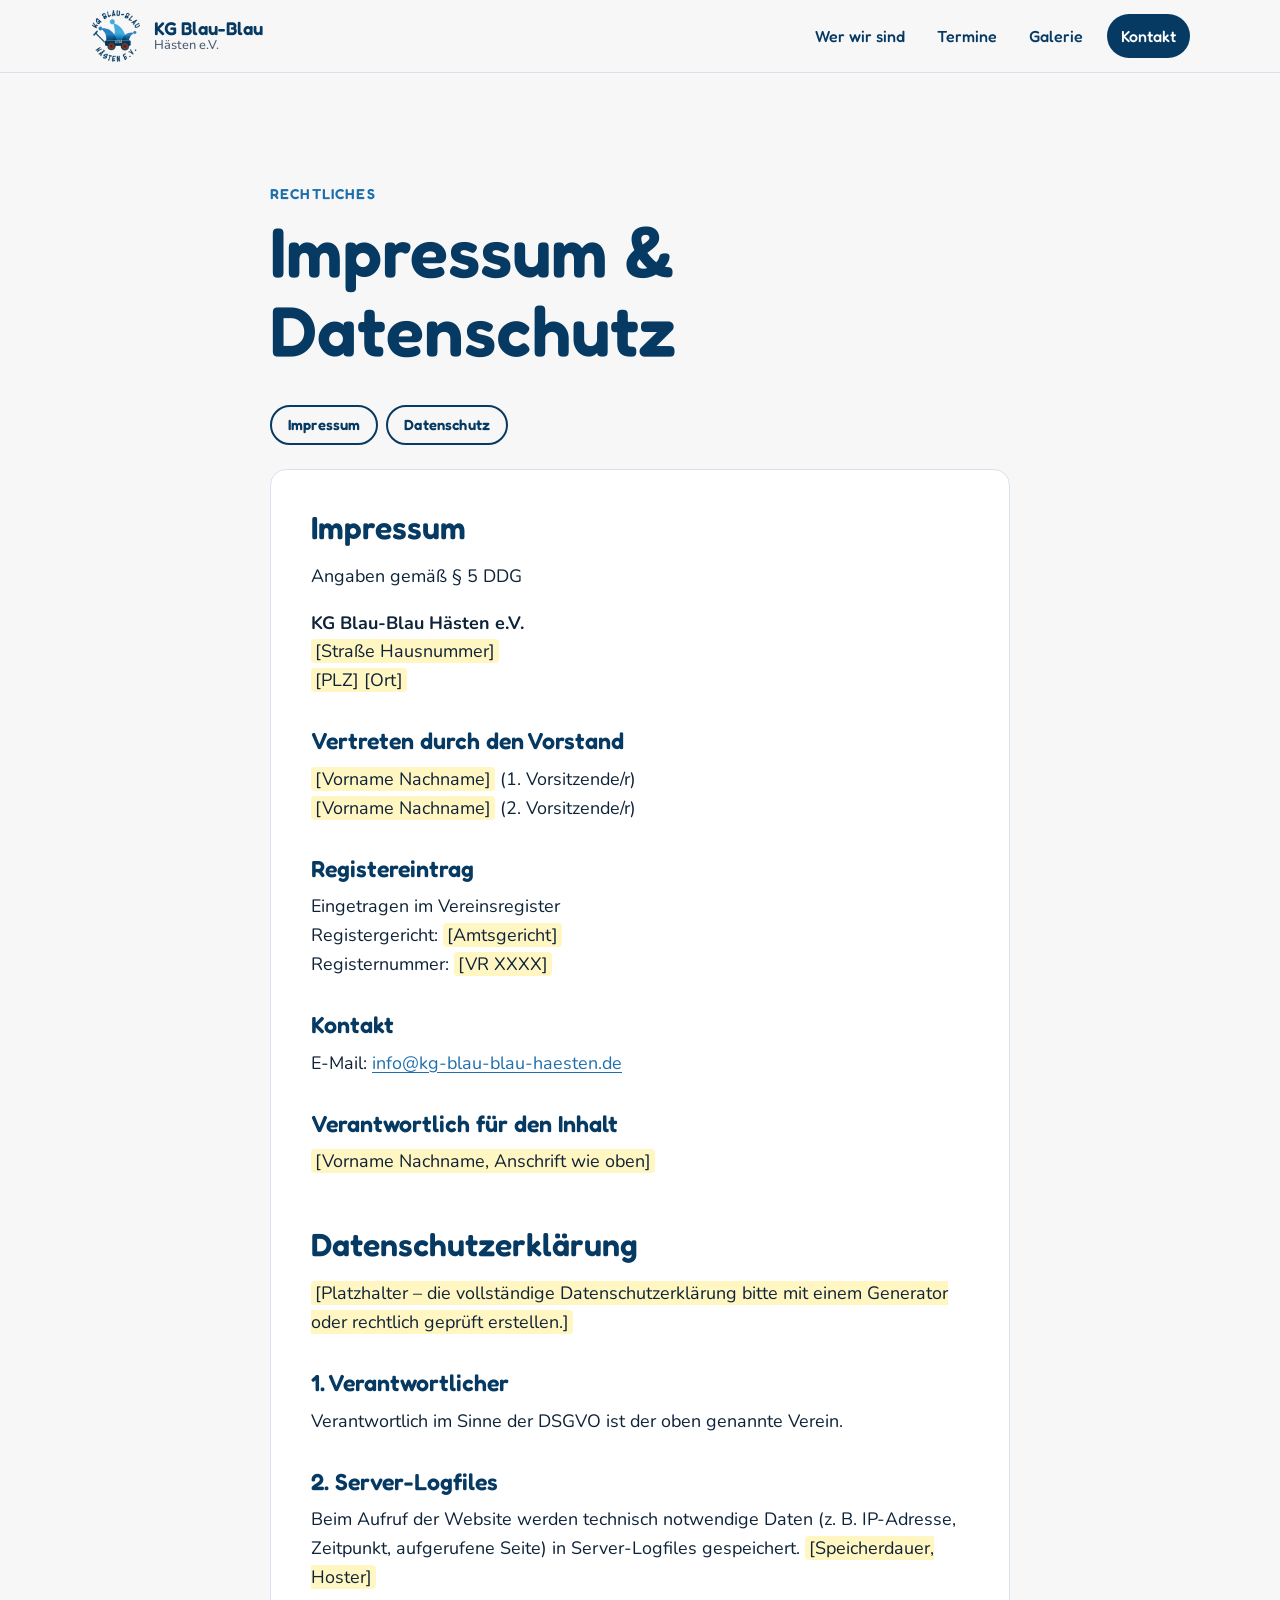
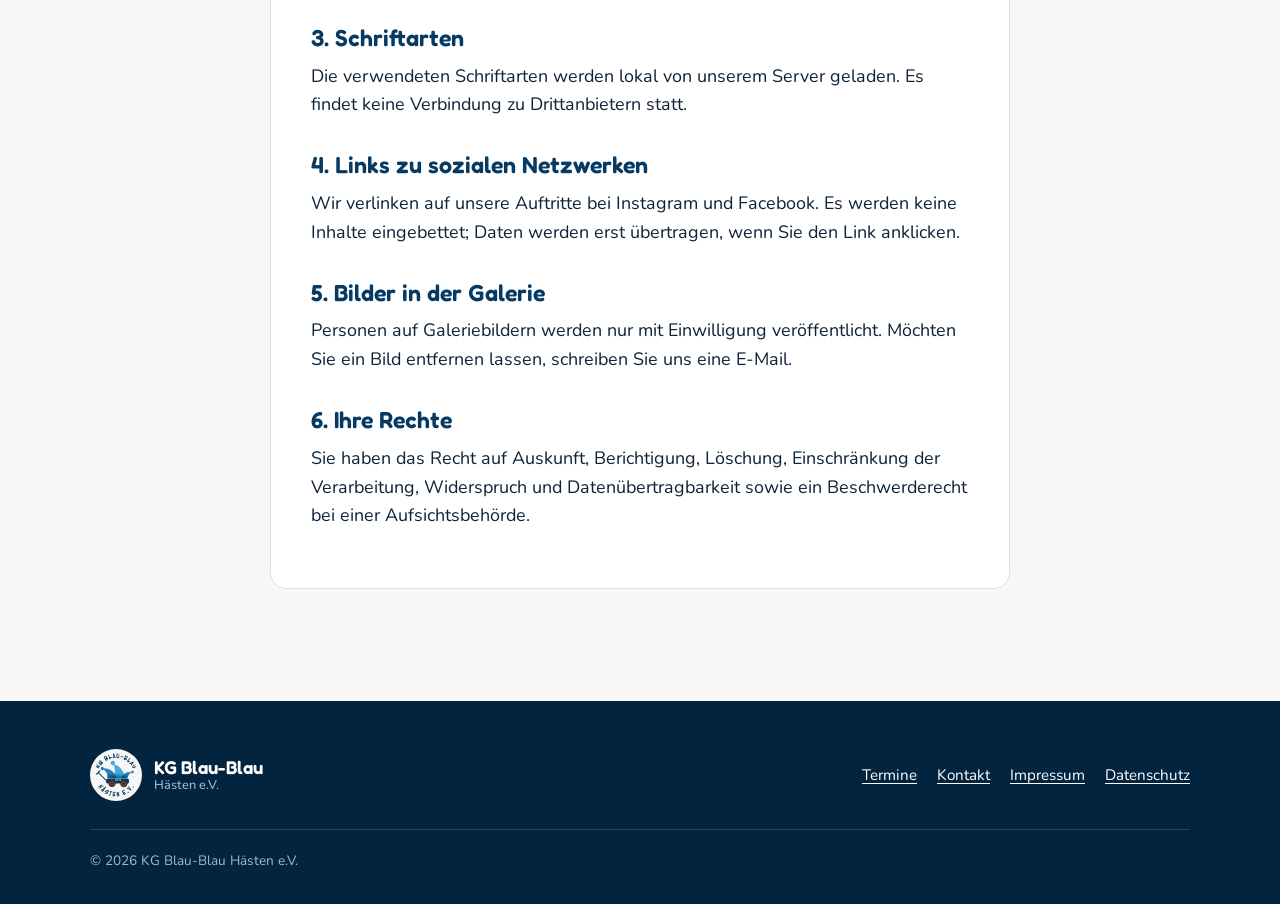
<file: impressum.html>
<!doctype html>
<html lang="de">
<head>
<meta charset="utf-8">
<meta name="viewport" content="width=device-width, initial-scale=1">
<title>Impressum &amp; Datenschutz – KG Blau-Blau Hästen e.V.</title>
<meta name="robots" content="noindex">
<meta name="theme-color" content="#063A63">
<link rel="icon" href="assets/img/logo.png">
<link rel="stylesheet" href="css/style.css">
</head>
<body>
<svg xmlns="http://www.w3.org/2000/svg" style="display:none" aria-hidden="true">
  <symbol id="i-cal" viewBox="0 0 24 24" fill="none" stroke="currentColor" stroke-width="2" stroke-linecap="round" stroke-linejoin="round"><rect x="3" y="4" width="18" height="18" rx="3"/><path d="M16 2v4M8 2v4M3 10h18"/></symbol>
  <symbol id="i-clock" viewBox="0 0 24 24" fill="none" stroke="currentColor" stroke-width="2" stroke-linecap="round" stroke-linejoin="round"><circle cx="12" cy="12" r="9"/><path d="M12 7v5l3 2"/></symbol>
  <symbol id="i-pin" viewBox="0 0 24 24" fill="none" stroke="currentColor" stroke-width="2" stroke-linecap="round" stroke-linejoin="round"><path d="M20 10c0 6-8 12-8 12s-8-6-8-12a8 8 0 0 1 16 0Z"/><circle cx="12" cy="10" r="3"/></symbol>
  <symbol id="i-mail" viewBox="0 0 24 24" fill="none" stroke="currentColor" stroke-width="2" stroke-linecap="round" stroke-linejoin="round"><rect x="2" y="4" width="20" height="16" rx="3"/><path d="m22 7-10 6L2 7"/></symbol>
  <symbol id="i-insta" viewBox="0 0 24 24" fill="none" stroke="currentColor" stroke-width="2" stroke-linecap="round" stroke-linejoin="round"><rect x="2" y="2" width="20" height="20" rx="5"/><circle cx="12" cy="12" r="4"/><path d="M17.5 6.5h.01"/></symbol>
  <symbol id="i-fb" viewBox="0 0 24 24" fill="none" stroke="currentColor" stroke-width="2" stroke-linecap="round" stroke-linejoin="round"><path d="M18 2h-3a5 5 0 0 0-5 5v3H7v4h3v8h4v-8h3l1-4h-4V7a1 1 0 0 1 1-1h3z"/></symbol>
  <symbol id="i-image" viewBox="0 0 24 24" fill="none" stroke="currentColor" stroke-width="2" stroke-linecap="round" stroke-linejoin="round"><rect x="3" y="3" width="18" height="18" rx="3"/><circle cx="9" cy="9" r="2"/><path d="m21 15-3.1-3.1a2 2 0 0 0-2.8 0L6 21"/></symbol>
  <symbol id="i-check" viewBox="0 0 24 24" fill="none" stroke="currentColor" stroke-width="2.2" stroke-linecap="round" stroke-linejoin="round"><circle cx="12" cy="12" r="10"/><path d="m8 12 3 3 5-6"/></symbol>
  <symbol id="i-menu" viewBox="0 0 24 24" fill="none" stroke="currentColor" stroke-width="2" stroke-linecap="round"><path d="M4 6h16M4 12h16M4 18h16"/></symbol>
  <symbol id="i-x" viewBox="0 0 24 24" fill="none" stroke="currentColor" stroke-width="2" stroke-linecap="round"><path d="M18 6 6 18M6 6l12 12"/></symbol>
  <symbol id="i-arrow" viewBox="0 0 24 24" fill="none" stroke="currentColor" stroke-width="2" stroke-linecap="round" stroke-linejoin="round"><path d="M5 12h14M13 6l6 6-6 6"/></symbol>
  <symbol id="i-upload" viewBox="0 0 24 24" fill="none" stroke="currentColor" stroke-width="2" stroke-linecap="round" stroke-linejoin="round"><path d="M21 15v4a2 2 0 0 1-2 2H5a2 2 0 0 1-2-2v-4M17 8l-5-5-5 5M12 3v12"/></symbol>
  <symbol id="i-trash" viewBox="0 0 24 24" fill="none" stroke="currentColor" stroke-width="2" stroke-linecap="round" stroke-linejoin="round"><path d="M3 6h18M8 6V4a2 2 0 0 1 2-2h4a2 2 0 0 1 2 2v2M19 6l-1 14a2 2 0 0 1-2 2H8a2 2 0 0 1-2-2L5 6M10 11v6M14 11v6"/></symbol>
  <symbol id="i-edit" viewBox="0 0 24 24" fill="none" stroke="currentColor" stroke-width="2" stroke-linecap="round" stroke-linejoin="round"><path d="M12 20h9"/><path d="M16.5 3.5a2.1 2.1 0 0 1 3 3L7 19l-4 1 1-4Z"/></symbol>
  <symbol id="i-logout" viewBox="0 0 24 24" fill="none" stroke="currentColor" stroke-width="2" stroke-linecap="round" stroke-linejoin="round"><path d="M9 21H5a2 2 0 0 1-2-2V5a2 2 0 0 1 2-2h4M16 17l5-5-5-5M21 12H9"/></symbol>
  <symbol id="i-text" viewBox="0 0 24 24" fill="none" stroke="currentColor" stroke-width="2" stroke-linecap="round" stroke-linejoin="round"><path d="M14 2H6a2 2 0 0 0-2 2v16a2 2 0 0 0 2 2h12a2 2 0 0 0 2-2V8z"/><path d="M14 2v6h6M8 13h8M8 17h5"/></symbol>
  <symbol id="i-alert" viewBox="0 0 24 24" fill="none" stroke="currentColor" stroke-width="2" stroke-linecap="round" stroke-linejoin="round"><circle cx="12" cy="12" r="10"/><path d="M12 8v4M12 16h.01"/></symbol>
  <symbol id="i-plus" viewBox="0 0 24 24" fill="none" stroke="currentColor" stroke-width="2" stroke-linecap="round"><path d="M12 5v14M5 12h14"/></symbol>
  <symbol id="i-ext" viewBox="0 0 24 24" fill="none" stroke="currentColor" stroke-width="2" stroke-linecap="round" stroke-linejoin="round"><path d="M15 3h6v6M10 14 21 3M18 13v6a2 2 0 0 1-2 2H5a2 2 0 0 1-2-2V8a2 2 0 0 1 2-2h6"/></symbol>
</svg>
<a class="skip-link" href="#inhalt">Zum Inhalt springen</a>

<header class="site-header">
  <div class="container">
    <a class="brand" href="index.html" aria-label="KG Blau-Blau Hästen e.V. – Startseite">
      <img src="assets/img/logo.png" alt="" width="52" height="52">
      <span>KG Blau-Blau<small>Hästen e.V.</small></span>
    </a>
    <button class="nav-toggle" type="button" aria-expanded="false" aria-controls="main-nav" aria-label="Menü öffnen">
      <svg class="icon-open"><use href="#i-menu"/></svg>
      <svg class="icon-close"><use href="#i-x"/></svg>
    </button>
    <nav class="main-nav" id="main-nav" aria-label="Hauptnavigation">
      <ul>
        <li><a href="index.html#wer-wir-sind">Wer wir sind</a></li>
        <li><a href="index.html#termine">Termine</a></li>
        <li><a href="index.html#galerie">Galerie</a></li>
        <li><a class="nav-cta" href="index.html#kontakt">Kontakt</a></li>
      </ul>
    </nav>
  </div>
</header>

<main id="inhalt" class="section">
  <div class="container legal">
    <span class="kicker">Rechtliches</span>
    <h1>Impressum &amp; Datenschutz</h1>
    <div class="subnav">
      <a class="btn btn-outline btn-sm" href="#impressum">Impressum</a>
      <a class="btn btn-outline btn-sm" href="#datenschutz">Datenschutz</a>
    </div>

    <div class="card">
      <section id="impressum">
        <h2 style="margin-top:0">Impressum</h2>
        <p>Angaben gemäß § 5 DDG</p>
        <p><strong>KG Blau-Blau Hästen e.V.</strong><br>
        <span class="placeholder">[Straße Hausnummer]</span><br>
        <span class="placeholder">[PLZ] [Ort]</span></p>
        <h3>Vertreten durch den Vorstand</h3>
        <p><span class="placeholder">[Vorname Nachname]</span> (1. Vorsitzende/r)<br>
        <span class="placeholder">[Vorname Nachname]</span> (2. Vorsitzende/r)</p>
        <h3>Registereintrag</h3>
        <p>Eingetragen im Vereinsregister<br>
        Registergericht: <span class="placeholder">[Amtsgericht]</span><br>
        Registernummer: <span class="placeholder">[VR XXXX]</span></p>
        <h3>Kontakt</h3>
        <p>E-Mail: <a href="mailto:info@kg-blau-blau-haesten.de">info@kg-blau-blau-haesten.de</a></p>
        <h3>Verantwortlich für den Inhalt</h3>
        <p><span class="placeholder">[Vorname Nachname, Anschrift wie oben]</span></p>
      </section>

      <section id="datenschutz">
        <h2>Datenschutzerklärung</h2>
        <p><span class="placeholder">[Platzhalter – die vollständige Datenschutzerklärung bitte mit einem Generator oder rechtlich geprüft erstellen.]</span></p>
        <h3>1. Verantwortlicher</h3>
        <p>Verantwortlich im Sinne der DSGVO ist der oben genannte Verein.</p>
        <h3>2. Server-Logfiles</h3>
        <p>Beim Aufruf der Website werden technisch notwendige Daten (z. B. IP-Adresse, Zeitpunkt, aufgerufene Seite) in Server-Logfiles gespeichert. <span class="placeholder">[Speicherdauer, Hoster]</span></p>
        <h3>3. Schriftarten</h3>
        <p>Die verwendeten Schriftarten werden lokal von unserem Server geladen. Es findet keine Verbindung zu Drittanbietern statt.</p>
        <h3>4. Links zu sozialen Netzwerken</h3>
        <p>Wir verlinken auf unsere Auftritte bei Instagram und Facebook. Es werden keine Inhalte eingebettet; Daten werden erst übertragen, wenn Sie den Link anklicken.</p>
        <h3>5. Bilder in der Galerie</h3>
        <p>Personen auf Galeriebildern werden nur mit Einwilligung veröffentlicht. Möchten Sie ein Bild entfernen lassen, schreiben Sie uns eine E-Mail.</p>
        <h3>6. Ihre Rechte</h3>
        <p>Sie haben das Recht auf Auskunft, Berichtigung, Löschung, Einschränkung der Verarbeitung, Widerspruch und Datenübertragbarkeit sowie ein Beschwerderecht bei einer Aufsichtsbehörde.</p>
      </section>
    </div>
  </div>
</main>

<footer class="site-footer" style="margin-top:0">
  <div class="container">
    <div class="footer-grid">
      <a class="brand" href="index.html">
        <img src="assets/img/logo.png" alt="" width="52" height="52">
        <span>KG Blau-Blau<small>Hästen e.V.</small></span>
      </a>
      <ul class="footer-links">
        <li><a href="index.html#termine">Termine</a></li>
        <li><a href="index.html#kontakt">Kontakt</a></li>
        <li><a href="#impressum">Impressum</a></li>
        <li><a href="#datenschutz">Datenschutz</a></li>
      </ul>
    </div>
    <div class="footer-bottom">
      <span>© <span data-year>2026</span> KG Blau-Blau Hästen e.V.</span>
    </div>
  </div>
</footer>

<script src="js/main.js"></script>
</body>
</html>
</file>
<file: css/style.css>
/* =========================================================
   KG Blau-Blau Hästen e.V. – Stylesheet
   Farbschema (Light Mode), abgeleitet aus Logo und Flyer
   ========================================================= */

@font-face {
  font-family: "Fredoka";
  src: url("../assets/fonts/fredoka.woff2") format("woff2");
  font-weight: 300 700;
  font-display: swap;
}
@font-face {
  font-family: "Nunito";
  src: url("../assets/fonts/nunito.woff2") format("woff2");
  font-weight: 200 1000;
  font-display: swap;
}
@font-face {
  font-family: "Nunito";
  src: url("../assets/fonts/nunito-italic.woff2") format("woff2");
  font-weight: 200 1000;
  font-style: italic;
  font-display: swap;
}

:root {
  /* --- Markenfarben (aus dem Logo) --- */
  --kg-navy:      #063A63; /* Schrift & Bollerwagen – Primärfarbe, Überschriften, dunkle Flächen */
  --kg-navy-900:  #03243F; /* Hover auf Navy, Footer */
  --kg-blue:      #1F6FAD; /* Links, sekundäre Buttons (5,3:1 auf Weiß) */
  --kg-blue-logo: #2680C4; /* Mittlere Narrenkappe – nur Deko/Icons/große Flächen */
  --kg-sky:       #44A9E2; /* Hellste Narrenkappe – nur Deko, nie Textfarbe auf Weiß */
  --kg-sky-100:   #E4F2FB; /* Getönte Flächen, Badges */
  --kg-sky-50:    #F1F8FD;

  /* --- Akzente (aus dem Flyer) --- */
  --kg-yellow:    #FFE33B; /* Signalgelb – nur auf Navy oder als Fläche mit Navy-Text */
  --kg-yellow-100:#FFF6C2;
  --kg-red:       #C4232D; /* Radnaben-Rot – sparsam: Fehler, Löschen, Hinweise */
  --kg-red-100:   #FBE7E8;
  --kg-green:     #1D7A4A; /* Nur Erfolgsmeldungen im Admin */

  /* --- Neutrale Töne --- */
  --bg:       #F7F7F7; /* identisch mit dem Logo-Hintergrund */
  --surface:  #FFFFFF;
  --text:     #0E2238;
  --muted:    #4B5D72;
  --line:     #D9E2EC;

  /* --- Typografie --- */
  --font-display: "Fredoka", "Trebuchet MS", system-ui, sans-serif;
  --font-body: "Nunito", system-ui, -apple-system, "Segoe UI", sans-serif;

  /* --- Maße --- */
  --radius-s: 10px;
  --radius-m: 16px;
  --radius-l: 28px;
  --shadow: 0 1px 2px rgba(6,58,99,.06), 0 8px 24px rgba(6,58,99,.08);
  --container: 1180px;
  --gutter: clamp(16px, 4vw, 40px);
  --section: clamp(56px, 9vw, 112px);
}

/* ---------- Basis ---------- */
*, *::before, *::after { box-sizing: border-box; }
html { scroll-behavior: smooth; scroll-padding-top: 84px; -webkit-text-size-adjust: 100%; }
@media (prefers-reduced-motion: reduce) { html { scroll-behavior: auto; } * { transition: none !important; } }
body {
  margin: 0;
  background: var(--bg);
  color: var(--text);
  font-family: var(--font-body);
  font-size: clamp(16px, 0.2vw + 15.4px, 18px);
  line-height: 1.6;
}
img { max-width: 100%; height: auto; display: block; }
a { color: var(--kg-blue); text-underline-offset: 3px; }
a:hover { color: var(--kg-navy); }
:focus-visible { outline: 3px solid var(--kg-sky); outline-offset: 3px; border-radius: 4px; }
h1, h2, h3, h4 { font-family: var(--font-display); color: var(--kg-navy); line-height: 1.12; margin: 0 0 .5em; font-weight: 600; }
h1 { font-size: clamp(2.3rem, 6vw, 4.4rem); }
h2 { font-size: clamp(1.9rem, 4vw, 2.9rem); }
h3 { font-size: clamp(1.2rem, 2vw, 1.45rem); }
p { margin: 0 0 1em; }
.container { width: 100%; max-width: var(--container); margin-inline: auto; padding-inline: var(--gutter); }
.sr-only { position: absolute; width: 1px; height: 1px; overflow: hidden; clip: rect(0 0 0 0); white-space: nowrap; }
.skip-link { position: absolute; left: 16px; top: -60px; z-index: 100; background: var(--kg-yellow); color: var(--kg-navy); padding: 10px 16px; border-radius: var(--radius-s); font-weight: 700; }
.skip-link:focus { top: 12px; }

/* ---------- Buttons ---------- */
.btn {
  display: inline-flex; align-items: center; justify-content: center; gap: 8px;
  min-height: 48px; padding: 12px 24px;
  border: 2px solid transparent; border-radius: 999px;
  font: 600 1rem/1.2 var(--font-display); letter-spacing: .01em;
  text-decoration: none; cursor: pointer;
  transition: background-color .15s, color .15s, border-color .15s, transform .15s;
}
.btn:active { transform: translateY(1px); }
.btn-primary { background: var(--kg-navy); color: #fff; }
.btn-primary:hover { background: var(--kg-navy-900); color: #fff; }
.btn-accent { background: var(--kg-yellow); color: var(--kg-navy); }
.btn-accent:hover { background: #fff; color: var(--kg-navy); }
.btn-outline { border-color: var(--kg-navy); color: var(--kg-navy); background: transparent; }
.btn-outline:hover { background: var(--kg-navy); color: #fff; }
.btn-ghost-light { border-color: rgba(255,255,255,.6); color: #fff; background: transparent; }
.btn-ghost-light:hover { background: #fff; color: var(--kg-navy); }
.btn-danger { background: var(--kg-red); color: #fff; }
.btn-danger:hover { background: #9E1B24; color: #fff; }
.btn-sm { min-height: 40px; padding: 8px 16px; font-size: .92rem; }
.btn svg { width: 20px; height: 20px; flex: none; }

/* ---------- Header / Navigation ---------- */
.site-header {
  position: sticky; top: 0; z-index: 50;
  background: rgba(247,247,247,.92);
  backdrop-filter: saturate(1.4) blur(10px);
  -webkit-backdrop-filter: saturate(1.4) blur(10px);
  border-bottom: 1px solid var(--line);
}
.site-header .container { display: flex; align-items: center; justify-content: space-between; gap: 16px; min-height: 72px; }
.brand { display: flex; align-items: center; gap: 12px; text-decoration: none; color: var(--kg-navy); }
.brand img { width: 52px; height: 52px; object-fit: contain; }
.brand span { font: 600 1.15rem/1.1 var(--font-display); }
.brand small { display: block; font: 500 .8rem/1.2 var(--font-body); color: var(--muted); }
.nav-toggle {
  display: none; width: 48px; height: 48px; border-radius: 12px;
  border: 2px solid var(--kg-navy); background: transparent; color: var(--kg-navy); cursor: pointer;
  align-items: center; justify-content: center;
}
.nav-toggle svg { width: 24px; height: 24px; }
.nav-toggle .icon-close { display: none; }
.nav-toggle[aria-expanded="true"] .icon-open { display: none; }
.nav-toggle[aria-expanded="true"] .icon-close { display: block; }
.main-nav ul { list-style: none; margin: 0; padding: 0; display: flex; align-items: center; gap: 4px; }
.main-nav a {
  display: inline-flex; align-items: center; min-height: 44px; padding: 8px 14px; border-radius: 999px;
  font: 500 1rem/1 var(--font-display); color: var(--kg-navy); text-decoration: none;
}
.main-nav a:hover { background: var(--kg-sky-100); }
.main-nav a.nav-cta { background: var(--kg-navy); color: #fff; margin-left: 6px; }
.main-nav a.nav-cta:hover { background: var(--kg-navy-900); }

@media (max-width: 860px) {
  .nav-toggle { display: inline-flex; }
  .main-nav {
    position: absolute; left: 0; right: 0; top: 100%;
    background: var(--surface); border-bottom: 1px solid var(--line); box-shadow: var(--shadow);
    display: none;
  }
  .main-nav.is-open { display: block; }
  .main-nav ul { flex-direction: column; align-items: stretch; padding: 12px var(--gutter) 20px; gap: 2px; }
  .main-nav a { width: 100%; padding: 12px 16px; border-radius: 12px; font-size: 1.1rem; }
  .main-nav a.nav-cta { margin: 8px 0 0; justify-content: center; }
}
@media (max-width: 400px) { .brand small { display: none; } }

/* ---------- Hero ---------- */
.hero { position: relative; overflow: hidden; padding: clamp(40px, 7vw, 96px) 0 clamp(56px, 8vw, 104px); }
.hero-grid { display: grid; grid-template-columns: 1.15fr .85fr; gap: clamp(32px, 5vw, 72px); align-items: center; }
.eyebrow {
  display: inline-flex; align-items: center; gap: 8px; margin-bottom: 18px;
  padding: 6px 14px; border-radius: 999px; background: var(--kg-sky-100); color: var(--kg-navy);
  font: 600 .9rem/1.2 var(--font-display); letter-spacing: .04em; text-transform: uppercase;
}
.eyebrow::before { content: ""; width: 8px; height: 8px; border-radius: 50%; background: var(--kg-red); }
.hero h1 .hl { position: relative; white-space: nowrap; z-index: 0; }
.hero h1 .hl::after {
  content: ""; position: absolute; left: -4px; right: -4px; bottom: .06em; height: .32em;
  background: var(--kg-yellow); z-index: -1; border-radius: 4px; transform: rotate(-1deg);
}
.hero .lead { font-size: clamp(1.08rem, 1vw + .8rem, 1.3rem); color: var(--muted); max-width: 34em; }
.hero-actions { display: flex; flex-wrap: wrap; gap: 12px; margin-top: 28px; }
.hero-visual { position: relative; display: grid; place-items: center; }
.hero-visual::before {
  content: ""; position: absolute; width: min(100%, 460px); aspect-ratio: 1; border-radius: 50%;
  background: radial-gradient(circle at 50% 50%, var(--kg-sky-100) 0 60%, transparent 61%);
}
.hero-visual img { position: relative; width: min(100%, 440px); }
.hero-next {
  position: relative; margin-top: clamp(32px, 5vw, 56px);
  display: grid; grid-template-columns: auto 1fr auto; gap: 20px; align-items: center;
  background: var(--kg-navy); color: #fff; border-radius: var(--radius-m); padding: 20px 24px;
}
.hero-next .date-badge { background: var(--kg-yellow); color: var(--kg-navy); }
.hero-next strong { font: 600 1.25rem/1.2 var(--font-display); display: block; }
.hero-next .next-meta { color: #C9DDEE; }
@media (max-width: 860px) {
  .hero-grid { grid-template-columns: 1fr; }
  .hero-visual { order: -1; }
  .hero-visual img { width: min(62vw, 300px); }
  .hero-visual::before { width: min(72vw, 330px); }
}
@media (max-width: 560px) {
  .hero-next { grid-template-columns: auto 1fr; }
  .hero-next .btn { grid-column: 1 / -1; }
  .hero-actions .btn { flex: 1 1 100%; }
}

/* ---------- Sektionen ---------- */
.section { padding: var(--section) 0; }
.section-head { max-width: 720px; margin-bottom: clamp(28px, 4vw, 48px); }
.section-head p { color: var(--muted); font-size: 1.1rem; }
.kicker { display: block; font: 600 .9rem/1.2 var(--font-display); letter-spacing: .08em; text-transform: uppercase; color: var(--kg-blue); margin-bottom: 10px; }
.section-tint { background: var(--surface); border-block: 1px solid var(--line); }

/* ---------- Wer wir sind ---------- */
.about-grid { display: grid; grid-template-columns: 1.1fr .9fr; gap: clamp(32px, 5vw, 72px); align-items: start; }
.about-text p:first-of-type { font-size: 1.15rem; color: var(--text); }
.about-text { color: var(--muted); }
.facts { display: grid; grid-template-columns: repeat(2, 1fr); gap: 16px; }
.fact { background: var(--bg); border: 1px solid var(--line); border-radius: var(--radius-m); padding: 22px; }
.fact .num { font: 600 2.2rem/1 var(--font-display); color: var(--kg-navy); }
.fact .lbl { color: var(--muted); font-size: .95rem; margin-top: 6px; }
.fact.is-accent { background: var(--kg-navy); border-color: var(--kg-navy); }
.fact.is-accent .num { color: var(--kg-yellow); }
.fact.is-accent .lbl { color: #C9DDEE; }
.values { list-style: none; padding: 0; margin: 28px 0 0; display: grid; gap: 12px; }
.values li { display: flex; gap: 12px; align-items: flex-start; color: var(--text); }
.values svg { flex: none; width: 24px; height: 24px; color: var(--kg-blue-logo); margin-top: 2px; }
@media (max-width: 860px) { .about-grid { grid-template-columns: 1fr; } }

/* ---------- Termine ---------- */
.events { list-style: none; margin: 0; padding: 0; display: grid; gap: 16px; }
.event {
  display: grid; grid-template-columns: auto 1fr auto; gap: 24px; align-items: center;
  background: var(--surface); border: 1px solid var(--line); border-radius: var(--radius-m);
  padding: 20px 24px; transition: border-color .15s, box-shadow .15s;
}
.event:hover { border-color: var(--kg-sky); box-shadow: var(--shadow); }
.date-badge {
  width: 76px; min-height: 84px; border-radius: 14px; display: grid; place-content: center; text-align: center;
  background: var(--kg-sky-100); color: var(--kg-navy); padding: 8px 0;
}
.date-badge .d { font: 600 2rem/1 var(--font-display); }
.date-badge .m { font: 600 .85rem/1.2 var(--font-display); text-transform: uppercase; letter-spacing: .06em; }
.date-badge .y { font-size: .75rem; opacity: .8; }
.event h3 { margin: 0 0 6px; }
.event-meta { display: flex; flex-wrap: wrap; gap: 6px 18px; color: var(--muted); font-size: .95rem; }
.event-meta span { display: inline-flex; align-items: center; gap: 6px; }
.event-meta svg { width: 18px; height: 18px; color: var(--kg-blue); }
.event p { margin: 8px 0 0; color: var(--muted); }
.tag { display: inline-block; padding: 3px 10px; border-radius: 999px; font: 600 .78rem/1.4 var(--font-display); letter-spacing: .04em; text-transform: uppercase; }
.tag-yellow { background: var(--kg-yellow); color: var(--kg-navy); }
.tag-sky { background: var(--kg-sky-100); color: var(--kg-navy); }
.tag-red { background: var(--kg-red-100); color: #8E1820; }
.event.is-highlight { background: var(--kg-navy); border-color: var(--kg-navy); color: #fff; }
.event.is-highlight h3 { color: #fff; }
.event.is-highlight .event-meta, .event.is-highlight p { color: #C9DDEE; }
.event.is-highlight .event-meta svg { color: var(--kg-yellow); }
.event.is-highlight .date-badge { background: var(--kg-yellow); }
@media (max-width: 700px) {
  .event { grid-template-columns: auto 1fr; gap: 16px; padding: 18px; align-items: start; }
  .event .event-cta { grid-column: 1 / -1; }
  .event .event-cta .btn { width: 100%; }
  .date-badge { width: 64px; min-height: 72px; }
  .date-badge .d { font-size: 1.6rem; }
}

/* ---------- Galerie ---------- */
.gallery { display: grid; grid-template-columns: repeat(4, 1fr); grid-auto-flow: dense; gap: 12px; }
.gallery .tile { aspect-ratio: 1; min-height: 0; }
.gallery .tile.wide { grid-column: span 2; aspect-ratio: 2 / 1; }
.gallery .tile.tall { grid-row: span 2; }
.gallery .tile.wide.tall { aspect-ratio: 1; }
.tile {
  position: relative; margin: 0; overflow: hidden; border-radius: var(--radius-m);
  background:
    repeating-linear-gradient(135deg, transparent 0 14px, rgba(68,169,226,.10) 14px 28px),
    var(--kg-sky-100);
  border: 1px dashed #9BC8E6;
  display: grid; place-items: center; color: var(--kg-blue); min-height: 140px;
}
.tile .ph { display: grid; justify-items: center; gap: 6px; font: 500 .9rem/1.2 var(--font-display); text-align: center; padding: 12px; }
.tile .ph svg { width: 36px; height: 36px; }
.tile figcaption {
  position: absolute; left: 10px; bottom: 10px; right: 10px;
  background: rgba(6,58,99,.88); color: #fff; font-size: .85rem; padding: 6px 10px; border-radius: 8px;
  width: fit-content; max-width: calc(100% - 20px);
}
.gallery-foot { display: flex; justify-content: center; margin-top: 28px; }
@media (max-width: 900px) { .gallery { grid-template-columns: repeat(3, 1fr); } }
@media (max-width: 600px) {
  .gallery { grid-template-columns: repeat(2, 1fr); gap: 8px; }
  .gallery .tile.tall:not(.wide) { grid-row: span 1; }
  .tile figcaption { font-size: .78rem; }
}

/* ---------- Kontakt ---------- */
.contact-band { background: var(--kg-navy); color: #fff; border-radius: var(--radius-l); padding: clamp(28px, 5vw, 64px); position: relative; overflow: hidden; }
.contact-band::after {
  content: ""; position: absolute; right: -80px; top: -80px; width: 280px; height: 280px; border-radius: 50%;
  background: var(--kg-blue-logo); opacity: .35;
}
.contact-band > * { position: relative; z-index: 1; }
.contact-band h2 { color: #fff; }
.contact-band .kicker { color: var(--kg-yellow); }
.contact-band p { color: #C9DDEE; max-width: 36em; }
.contact-grid { display: grid; grid-template-columns: repeat(3, 1fr); gap: 16px; margin-top: 32px; }
.contact-card {
  display: flex; align-items: center; gap: 16px; padding: 20px; border-radius: var(--radius-m);
  background: rgba(255,255,255,.08); border: 1px solid rgba(255,255,255,.18);
  color: #fff; text-decoration: none; transition: background-color .15s, color .15s;
  min-width: 0;
}
.contact-card:hover { background: var(--kg-yellow); color: var(--kg-navy); }
.contact-card:hover .ci { background: var(--kg-navy); color: var(--kg-yellow); }
.contact-card .ci { flex: none; width: 48px; height: 48px; border-radius: 12px; display: grid; place-items: center; background: var(--kg-yellow); color: var(--kg-navy); }
.contact-card .ci svg { width: 24px; height: 24px; }
.contact-card strong { display: block; font: 600 1.1rem/1.2 var(--font-display); }
.contact-card small { display: block; opacity: .85; font-size: .9rem; overflow-wrap: anywhere; }
.contact-note { margin-top: 20px; font-size: .9rem; }
@media (max-width: 860px) { .contact-grid { grid-template-columns: 1fr; } }

/* ---------- Footer ---------- */
.site-footer { background: var(--kg-navy-900); color: #C9DDEE; padding: 48px 0 32px; margin-top: var(--section); font-size: .95rem; }
.footer-grid { display: flex; flex-wrap: wrap; justify-content: space-between; gap: 24px; align-items: center; }
.site-footer .brand { color: #fff; }
.site-footer .brand small { color: #9FB9D1; }
.site-footer .brand img { background: #F7F7F7; border-radius: 50%; padding: 4px; }
.footer-links { list-style: none; margin: 0; padding: 0; display: flex; flex-wrap: wrap; gap: 4px 20px; }
.footer-links a { color: #fff; display: inline-block; padding: 10px 0; }
.footer-links a:hover { color: var(--kg-yellow); }
.footer-bottom { margin-top: 28px; padding-top: 20px; border-top: 1px solid rgba(255,255,255,.14); display: flex; flex-wrap: wrap; justify-content: space-between; gap: 8px; font-size: .85rem; color: #9FB9D1; }

/* ---------- Rechtstexte ---------- */
.legal { max-width: 820px; }
.legal h2 { font-size: clamp(1.5rem, 3vw, 2rem); margin-top: 1.6em; }
.legal h3 { margin-top: 1.4em; }
.legal .card { background: var(--surface); border: 1px solid var(--line); border-radius: var(--radius-m); padding: clamp(20px, 4vw, 40px); }
.placeholder { background: var(--kg-yellow-100); padding: 0 4px; border-radius: 4px; }
.subnav { display: flex; flex-wrap: wrap; gap: 8px; margin: 0 0 24px; }

/* =========================================================
   Admin
   ========================================================= */
.admin-body { background: var(--bg); }
.login-wrap { min-height: 100vh; min-height: 100dvh; display: grid; place-items: center; padding: 24px 16px; }
.login-card { width: 100%; max-width: 420px; background: var(--surface); border: 1px solid var(--line); border-radius: var(--radius-l); padding: clamp(24px, 6vw, 40px); box-shadow: var(--shadow); }
.login-card .logo { width: 104px; margin: 0 auto 16px; }
.login-card h1 { font-size: 1.7rem; text-align: center; margin-bottom: 4px; }
.login-card .sub { text-align: center; color: var(--muted); margin-bottom: 28px; }

.field { display: grid; gap: 6px; margin-bottom: 18px; }
.field label { font: 600 .95rem/1.2 var(--font-display); color: var(--kg-navy); }
.field .hint { font-size: .85rem; color: var(--muted); }
.input, .textarea, .select {
  width: 100%; min-height: 48px; padding: 12px 14px;
  border: 1.5px solid #B9C8D8; border-radius: 12px; background: #fff;
  font: inherit; color: var(--text);
}
.textarea { min-height: 260px; resize: vertical; font-family: ui-monospace, "SFMono-Regular", Menlo, Consolas, monospace; font-size: .95rem; line-height: 1.55; }
.input:focus, .textarea:focus, .select:focus { outline: none; border-color: var(--kg-blue); box-shadow: 0 0 0 4px rgba(68,169,226,.25); }
.alert { display: flex; gap: 10px; align-items: flex-start; padding: 12px 14px; border-radius: 12px; font-size: .95rem; margin-bottom: 18px; }
.alert svg { flex: none; width: 20px; height: 20px; margin-top: 2px; }
.alert-error { background: var(--kg-red-100); color: #8E1820; }
.alert-success { background: #E3F4EA; color: #145634; }

.admin-shell { display: grid; grid-template-columns: 260px 1fr; min-height: 100vh; min-height: 100dvh; }
.admin-side { background: var(--kg-navy); color: #fff; padding: 24px 16px; position: sticky; top: 0; height: 100vh; height: 100dvh; display: flex; flex-direction: column; gap: 24px; }
.admin-side .brand { color: #fff; padding: 0 8px; }
.admin-side .brand img { background: #F7F7F7; border-radius: 50%; padding: 3px; width: 44px; height: 44px; }
.admin-side .brand small { color: #9FB9D1; }
.admin-nav { list-style: none; margin: 0; padding: 0; display: grid; gap: 4px; }
.admin-nav a { display: flex; align-items: center; gap: 12px; min-height: 48px; padding: 10px 14px; border-radius: 12px; color: #D6E6F3; text-decoration: none; font: 500 1rem/1 var(--font-display); }
.admin-nav a svg { width: 20px; height: 20px; }
.admin-nav a:hover { background: rgba(255,255,255,.08); color: #fff; }
.admin-nav a[aria-current="page"] { background: var(--kg-yellow); color: var(--kg-navy); }
.admin-side .side-foot { margin-top: auto; display: grid; gap: 8px; }
.admin-side .side-foot a { color: #D6E6F3; }

.admin-main { padding: clamp(20px, 4vw, 40px); min-width: 0; }
.admin-top { display: flex; flex-wrap: wrap; justify-content: space-between; align-items: center; gap: 16px; margin-bottom: 28px; }
.admin-top h1 { font-size: clamp(1.6rem, 3vw, 2.2rem); margin: 0; }
.admin-top p { margin: 4px 0 0; color: var(--muted); }
.panel { background: var(--surface); border: 1px solid var(--line); border-radius: var(--radius-m); padding: clamp(18px, 3vw, 28px); margin-bottom: 24px; }
.panel-head { display: flex; flex-wrap: wrap; justify-content: space-between; align-items: center; gap: 12px; margin-bottom: 20px; }
.panel-head h2 { font-size: 1.4rem; margin: 0; }
.panel-head p { margin: 2px 0 0; color: var(--muted); font-size: .95rem; }
.form-grid { display: grid; grid-template-columns: repeat(2, 1fr); gap: 0 20px; }
.form-grid .full { grid-column: 1 / -1; }
.form-actions { display: flex; flex-wrap: wrap; gap: 12px; justify-content: flex-end; }

.table-wrap { overflow-x: auto; }
.table { width: 100%; border-collapse: collapse; font-size: .95rem; }
.table th { text-align: left; font: 600 .85rem/1.2 var(--font-display); text-transform: uppercase; letter-spacing: .05em; color: var(--muted); padding: 10px 12px; border-bottom: 2px solid var(--line); }
.table td { padding: 14px 12px; border-bottom: 1px solid var(--line); vertical-align: middle; }
.table td.actions { white-space: nowrap; text-align: right; }
.icon-btn { width: 44px; height: 44px; display: inline-grid; place-items: center; border-radius: 10px; border: 1.5px solid var(--line); background: #fff; color: var(--kg-navy); cursor: pointer; }
.icon-btn:hover { border-color: var(--kg-navy); }
.icon-btn.danger { color: var(--kg-red); }
.icon-btn.danger:hover { border-color: var(--kg-red); background: var(--kg-red-100); }
.icon-btn svg { width: 20px; height: 20px; }

.dropzone { display: grid; justify-items: center; gap: 10px; text-align: center; padding: 32px 16px; border: 2px dashed #9BC8E6; border-radius: var(--radius-m); background: var(--kg-sky-50); color: var(--muted); }
.dropzone svg { width: 40px; height: 40px; color: var(--kg-blue); }
.dropzone strong { color: var(--kg-navy); font-family: var(--font-display); font-size: 1.1rem; }
.admin-gallery { display: grid; grid-template-columns: repeat(auto-fill, minmax(160px, 1fr)); gap: 14px; margin-top: 20px; }
.admin-gallery .item { border: 1px solid var(--line); border-radius: 14px; overflow: hidden; background: #fff; }
.admin-gallery .tile { border-radius: 0; border: 0; aspect-ratio: 4/3; min-height: 0; }
.admin-gallery .meta { display: flex; justify-content: space-between; align-items: center; gap: 8px; padding: 8px 8px 8px 12px; font-size: .88rem; }
.admin-gallery .meta span { overflow: hidden; text-overflow: ellipsis; white-space: nowrap; }

.admin-mobilebar { display: none; }
@media (max-width: 900px) {
  .admin-shell { grid-template-columns: 1fr; }
  .admin-side { display: none; }
  .admin-mobilebar {
    display: flex; align-items: center; justify-content: space-between; gap: 12px;
    position: sticky; top: 0; z-index: 20; background: var(--kg-navy); color: #fff; padding: 10px 16px;
  }
  .admin-mobilebar .brand { color: #fff; }
  .admin-mobilebar .brand img { width: 40px; height: 40px; background: #F7F7F7; border-radius: 50%; padding: 3px; }
  .admin-mobilebar .brand small { color: #9FB9D1; }
  .admin-tabs { display: flex; gap: 6px; overflow-x: auto; padding: 10px 16px; background: var(--kg-navy-900); position: sticky; top: 64px; z-index: 19; scrollbar-width: none; }
  .admin-tabs a { flex: none; min-height: 40px; display: inline-flex; align-items: center; padding: 8px 14px; border-radius: 999px; color: #D6E6F3; text-decoration: none; font: 500 .95rem/1 var(--font-display); }
  .admin-tabs a[aria-current="page"] { background: var(--kg-yellow); color: var(--kg-navy); }
  .admin-mobilebar .btn-ghost-light { min-height: 40px; padding: 8px 14px; }
}
@media (min-width: 901px) { .admin-tabs { display: none; } }
@media (max-width: 640px) {
  .form-grid { grid-template-columns: 1fr; }
  .form-actions .btn { flex: 1 1 auto; }
  .table thead { display: none; }
  .table, .table tbody, .table tr, .table td { display: block; width: 100%; }
  .table tr { border: 1px solid var(--line); border-radius: 12px; padding: 12px 14px; margin-bottom: 12px; position: relative; }
  .table td { border: 0; padding: 2px 0; }
  .table td[data-label]::before { content: attr(data-label) ": "; color: var(--muted); font-size: .85rem; }
  .table td.t-title { font: 600 1.05rem/1.3 var(--font-display); color: var(--kg-navy); padding-right: 100px; }
  .table td.actions { position: absolute; top: 10px; right: 10px; width: auto; padding: 0; }
  .admin-gallery { grid-template-columns: repeat(2, 1fr); gap: 10px; }
}

/* ---------- Admin: Gruppenbild, Bilder, Highlight-Schalter ---------- */
.subsection { margin-top: 28px; padding-top: 24px; border-top: 1px solid var(--line); }
.media-row { display: grid; grid-template-columns: minmax(0, 320px) minmax(0, 1fr); gap: 24px; align-items: start; }
.media-preview { margin: 0; aspect-ratio: 16 / 9; min-height: 0; }
.input-file { padding: 10px; }
.input-file::file-selector-button { margin-right: 12px; padding: 8px 14px; border: 0; border-radius: 999px; background: var(--kg-sky-100); color: var(--kg-navy); font: 600 .9rem/1.2 var(--font-display); cursor: pointer; }
textarea.input { min-height: 72px; resize: vertical; line-height: 1.45; }

.upload-form { display: grid; grid-template-columns: minmax(0, 1fr) minmax(0, 1fr); gap: 24px; align-items: stretch; }
.upload-form .dropzone { align-content: center; }
.upload-fields .form-actions { justify-content: flex-start; }

.img-group { margin-top: 32px; }
.img-group-head { display: flex; align-items: center; gap: 12px; padding-bottom: 12px; border-bottom: 2px solid var(--line); }
.img-group-head h3 { margin: 0; font-size: 1.2rem; }
ul.admin-gallery { list-style: none; padding: 0; margin: 16px 0 0; grid-template-columns: repeat(auto-fill, minmax(240px, 1fr)); gap: 16px; }
.img-card { border: 1px solid var(--line); border-radius: 14px; overflow: hidden; background: #fff; display: flex; flex-direction: column; }
.img-card .tile { border-radius: 0; border: 0; aspect-ratio: 4 / 3; min-height: 0; }
.img-form { padding: 14px; display: grid; gap: 0; }
.img-form .field { margin-bottom: 12px; }
.img-form .field label { font-size: .85rem; }
.img-form .input { min-height: 44px; padding: 10px 12px; font-size: .95rem; }
.img-form .tag { justify-self: start; margin-bottom: 12px; }
.img-actions { display: flex; justify-content: space-between; align-items: center; gap: 8px; }

.switch { display: inline-flex; align-items: center; gap: 12px; min-height: 44px; cursor: pointer; }
.switch input {
  appearance: none; -webkit-appearance: none; flex: none; margin: 0; cursor: pointer;
  width: 50px; height: 30px; border-radius: 999px; background: #B9C8D8; position: relative;
  transition: background-color .15s;
}
.switch input::before {
  content: ""; position: absolute; top: 3px; left: 3px; width: 24px; height: 24px; border-radius: 50%;
  background: #fff; box-shadow: 0 1px 3px rgba(6,58,99,.3); transition: transform .15s, background-color .15s;
}
.switch input:checked { background: var(--kg-navy); }
.switch input:checked::before { transform: translateX(20px); background: var(--kg-yellow); }
.switch input:focus-visible { outline: 3px solid var(--kg-sky); outline-offset: 3px; }
.switch-block { align-items: flex-start; padding: 14px 16px; border: 1.5px solid var(--line); border-radius: 12px; width: 100%; }
.switch-block strong { display: block; font: 600 1rem/1.3 var(--font-display); color: var(--kg-navy); }
.switch-block .hint { display: block; font-size: .88rem; color: var(--muted); margin-top: 2px; }
.table tr.is-highlight td { background: var(--kg-yellow-100); }

@media (max-width: 760px) {
  .media-row, .upload-form { grid-template-columns: 1fr; }
}
@media (max-width: 640px) {
  ul.admin-gallery { grid-template-columns: 1fr; }
  .table tr.is-highlight { background: var(--kg-yellow-100); border-color: #E9D36A; }
  .table tr.is-highlight td { background: transparent; }
  .table td[data-label="Highlight"] { display: flex; align-items: center; gap: 8px; }
}

/* ---------- Galerie-Filter ---------- */
.filter-chips { display: flex; flex-wrap: wrap; gap: 8px; margin-bottom: 20px; }
.chip {
  min-height: 44px; padding: 8px 18px; border-radius: 999px; cursor: pointer;
  border: 1.5px solid var(--line); background: var(--surface); color: var(--kg-navy);
  font: 500 .98rem/1 var(--font-display);
}
.chip:hover { border-color: var(--kg-navy); }
.chip[aria-pressed="true"] { background: var(--kg-navy); border-color: var(--kg-navy); color: #fff; }
.tile[hidden] { display: none; }
.gallery.is-filtered .tile.wide, .gallery.is-filtered .tile.tall { grid-column: auto; grid-row: auto; aspect-ratio: 1; }
.tile figcaption .cat { display: block; font: 600 .7rem/1.3 var(--font-display); letter-spacing: .06em; text-transform: uppercase; color: var(--kg-yellow); }
</file>
